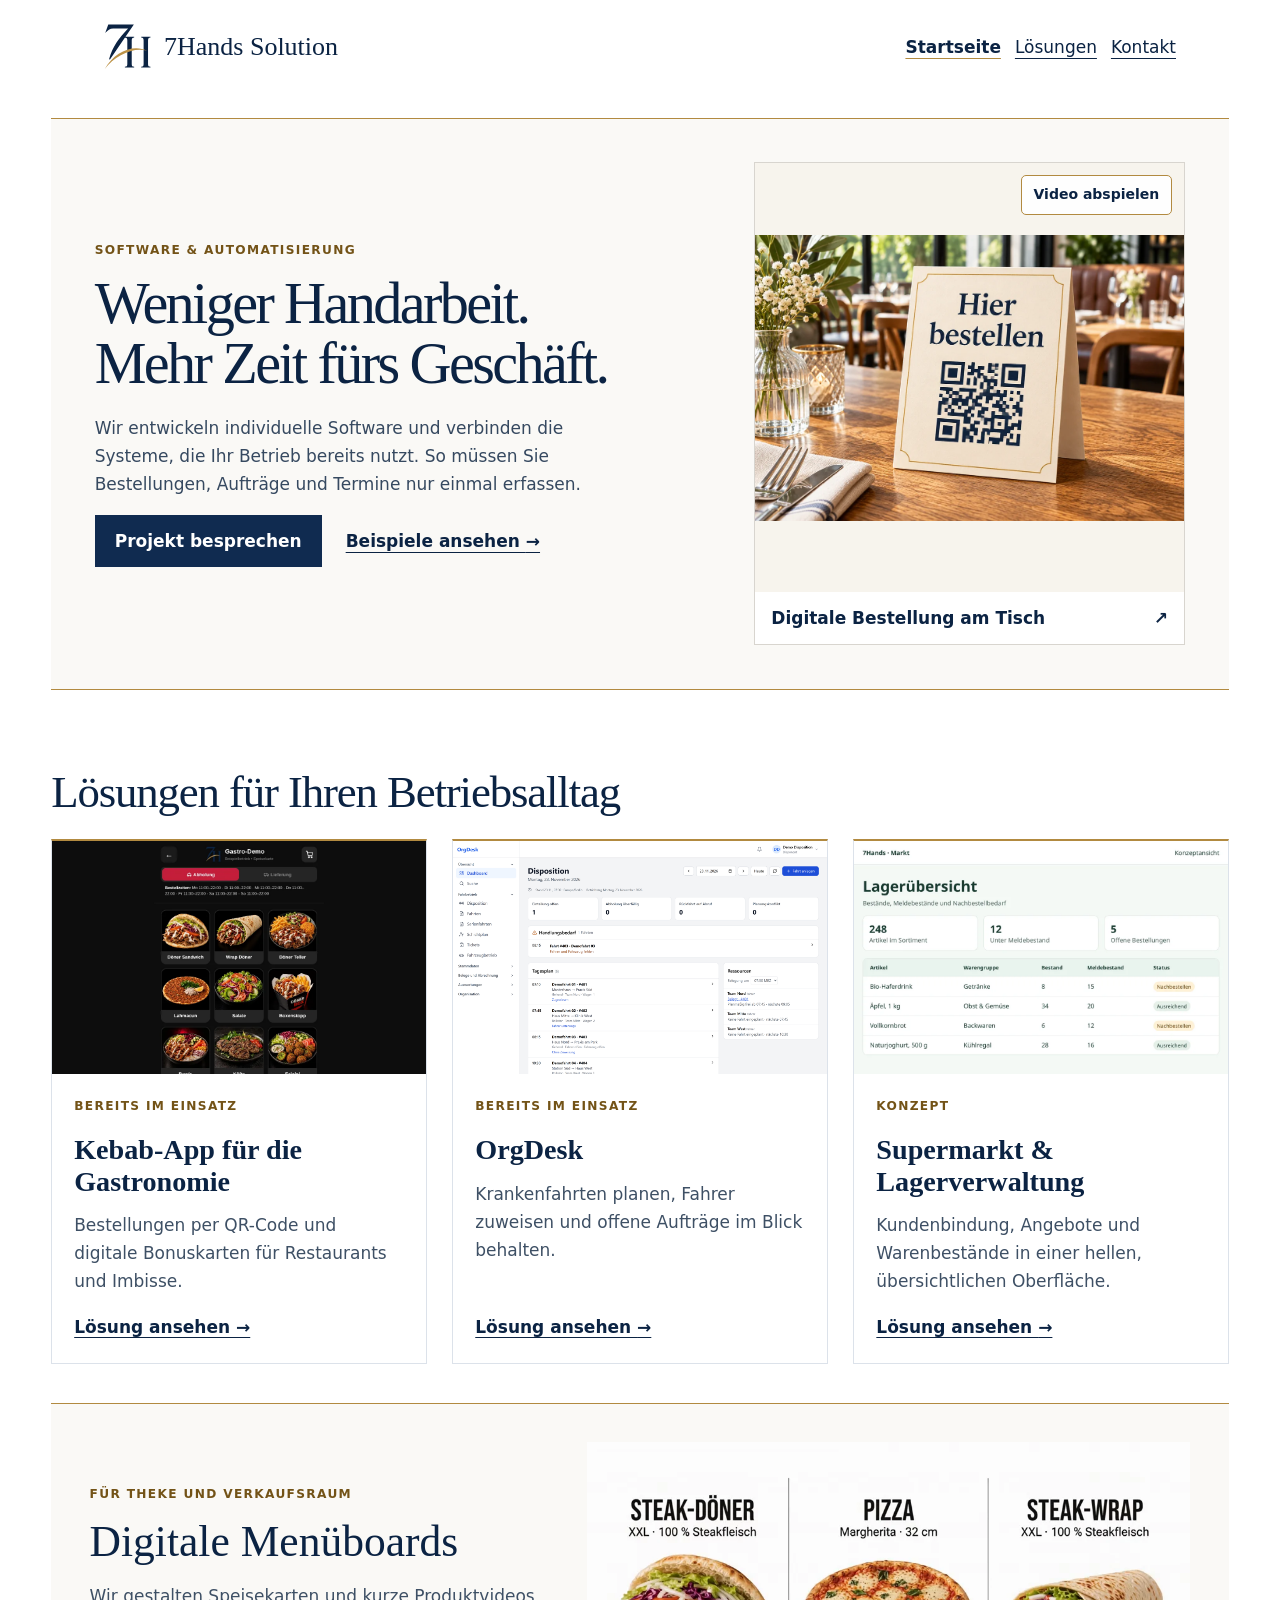
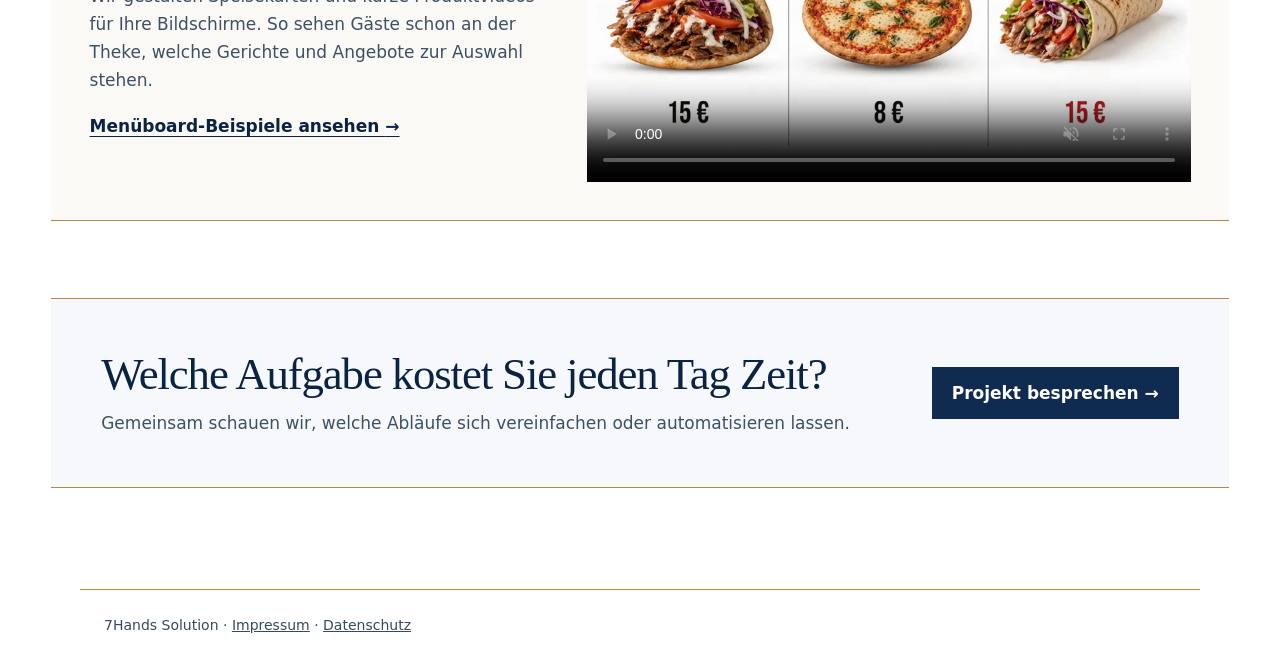
<file: index.html>
<!doctype html>
<html lang="de">
<head>
  <meta charset="utf-8">
  <meta name="viewport" content="width=device-width, initial-scale=1">
  <link rel="canonical" href="https://7hands-solution.de/">
  <meta name="google-site-verification" content="eIoNfWEXd8Z6zwdIZeGX4t8XFkBQ_lACdQh4-v1Pmlg">
  <meta name="theme-color" content="#ffffff">
  <meta name="description" content="7Hands Solution entwickelt Software für betriebliche Abläufe. Entdecken Sie QR-Bestellungen, digitale Menüboards, Krankenfahrtendisposition und Lagerverwaltung.">
  <title>Individuelle Software und Automatisierung | 7Hands Solution</title>
  <link rel="stylesheet" href="/site.css?v=tisch9-video">
  <link rel="stylesheet" href="/home.css?v=menueboards">
  <script src="/demos.js" defer></script>
</head>
<body>
<header>
  <a class="logo" href="/"><img src="/monogram.svg" alt="">7Hands Solution</a>
  <nav aria-label="Hauptnavigation"><a href="/" aria-current="page">Startseite</a><a href="/loesungen.html">Lösungen</a><a href="/kontakt.html">Kontakt</a></nav>
</header>
<main class="showcase">
<section class="home-hero" aria-labelledby="home-title">
    <div class="home-intro">
      <p class="kicker">Software &amp; Automatisierung</p>
      <h1 id="home-title">Weniger Handarbeit.<br>Mehr Zeit fürs Geschäft.</h1>
      <p>Wir entwickeln individuelle Software und verbinden die Systeme, die Ihr Betrieb bereits nutzt. So müssen Sie Bestellungen, Aufträge und Termine nur einmal erfassen.</p>
      <div class="actions"><a class="button" href="/kontakt.html">Projekt besprechen</a><a class="home-secondary" href="/automatisierung.html#beispiele">Beispiele ansehen <span aria-hidden="true">→</span></a></div>
    </div>
  <div class="hero-image hero-video">
    <video id="bestellvideo" data-demo="gastronomie" muted loop playsinline preload="metadata" poster="/bilder/qr-tisch.webp" width="1080" height="1080" aria-label="Beispiel: QR-Code scannen, ein Gericht für Tisch 9 auswählen und Bestellung 104 an der Theke empfangen.">
      <source src="/videos/digital-bestellen-tisch9.mp4" type="video/mp4">
      <a href="/videos/digital-bestellen-tisch9.mp4">Video zur digitalen Bestellung ansehen</a>
    </video>
    <button class="video-toggle" type="button" data-demo-toggle aria-controls="bestellvideo" hidden>Video pausieren</button>
    <a class="video-link" data-demo-link="gastronomie" href="/gastronomie.html">Digitale Bestellung am Tisch <span aria-hidden="true">↗</span></a>
  </div>
</section>
<section class="home-products"><h2>Lösungen für Ihren Betriebsalltag</h2><div class="product-grid"><article class="product"><a href="/gastronomie.html"><img src="/bilder/gastro-bestellen.webp" alt="Digitale Speisekarte für Gastronomie" loading="lazy" decoding="async"><div><small class="kicker">Bereits im Einsatz</small><h3>Kebab-App für die Gastronomie</h3><p>Bestellungen per QR-Code und digitale Bonuskarten für Restaurants und Imbisse.</p><span class="product-link">Lösung ansehen <span aria-hidden="true">→</span></span></div></a></article><article class="product"><a href="/disposition.html"><img src="/bilder/orgdesk-vorschau.webp" alt="Vorschau der Dispositionssoftware OrgDesk" loading="lazy" decoding="async"><div><small class="kicker">Bereits im Einsatz</small><h3>OrgDesk</h3><p>Krankenfahrten planen, Fahrer zuweisen und offene Aufträge im Blick behalten.</p><span class="product-link">Lösung ansehen <span aria-hidden="true">→</span></span></div></a></article><article class="product"><a href="/supermarkt.html"><img src="/bilder/markt-lager.webp" alt="Entwurf einer Lagerübersicht für den Einzelhandel" loading="lazy" decoding="async"><div><small class="kicker">Konzept</small><h3>Supermarkt & Lagerverwaltung</h3><p>Kundenbindung, Angebote und Warenbestände in einer hellen, übersichtlichen Oberfläche.</p><span class="product-link">Lösung ansehen <span aria-hidden="true">→</span></span></div></a></article></div>
  <article class="board-feature" id="menueboards">
    <div class="board-feature-copy">
      <p class="kicker">Für Theke und Verkaufsraum</p>
      <h3>Digitale Menüboards</h3>
      <p>Wir gestalten Speisekarten und kurze Produktvideos für Ihre Bildschirme. So sehen Gäste schon an der Theke, welche Gerichte und Angebote zur Auswahl stehen.</p>
      <a class="product-link" href="/menueboards.html">Menüboard-Beispiele ansehen <span aria-hidden="true">→</span></a>
    </div>
    <video controls muted loop playsinline preload="metadata" width="960" height="540" data-demo="menueboards-start" id="menueboards-start" poster="/bilder/menueboards-start.webp" aria-label="Beispielvideo für ein digitales Menüboard">
      <source src="/videos/menueboards-start.mp4" type="video/mp4">
      <a href="/videos/menueboards-start.mp4">Menüboard-Video öffnen</a>
    </video>
  </article>
</section>
<section class="end-panel"><div><h2>Welche Aufgabe kostet Sie jeden Tag Zeit?</h2><p>Gemeinsam schauen wir, welche Abläufe sich vereinfachen oder automatisieren lassen.</p></div><a class="button" href="/kontakt.html">Projekt besprechen <span aria-hidden="true">→</span></a></section></main>
<footer>7Hands Solution · <a href="/impressum.html">Impressum</a> · <a href="/datenschutz.html">Datenschutz</a></footer>
</body>
</html>
</file>
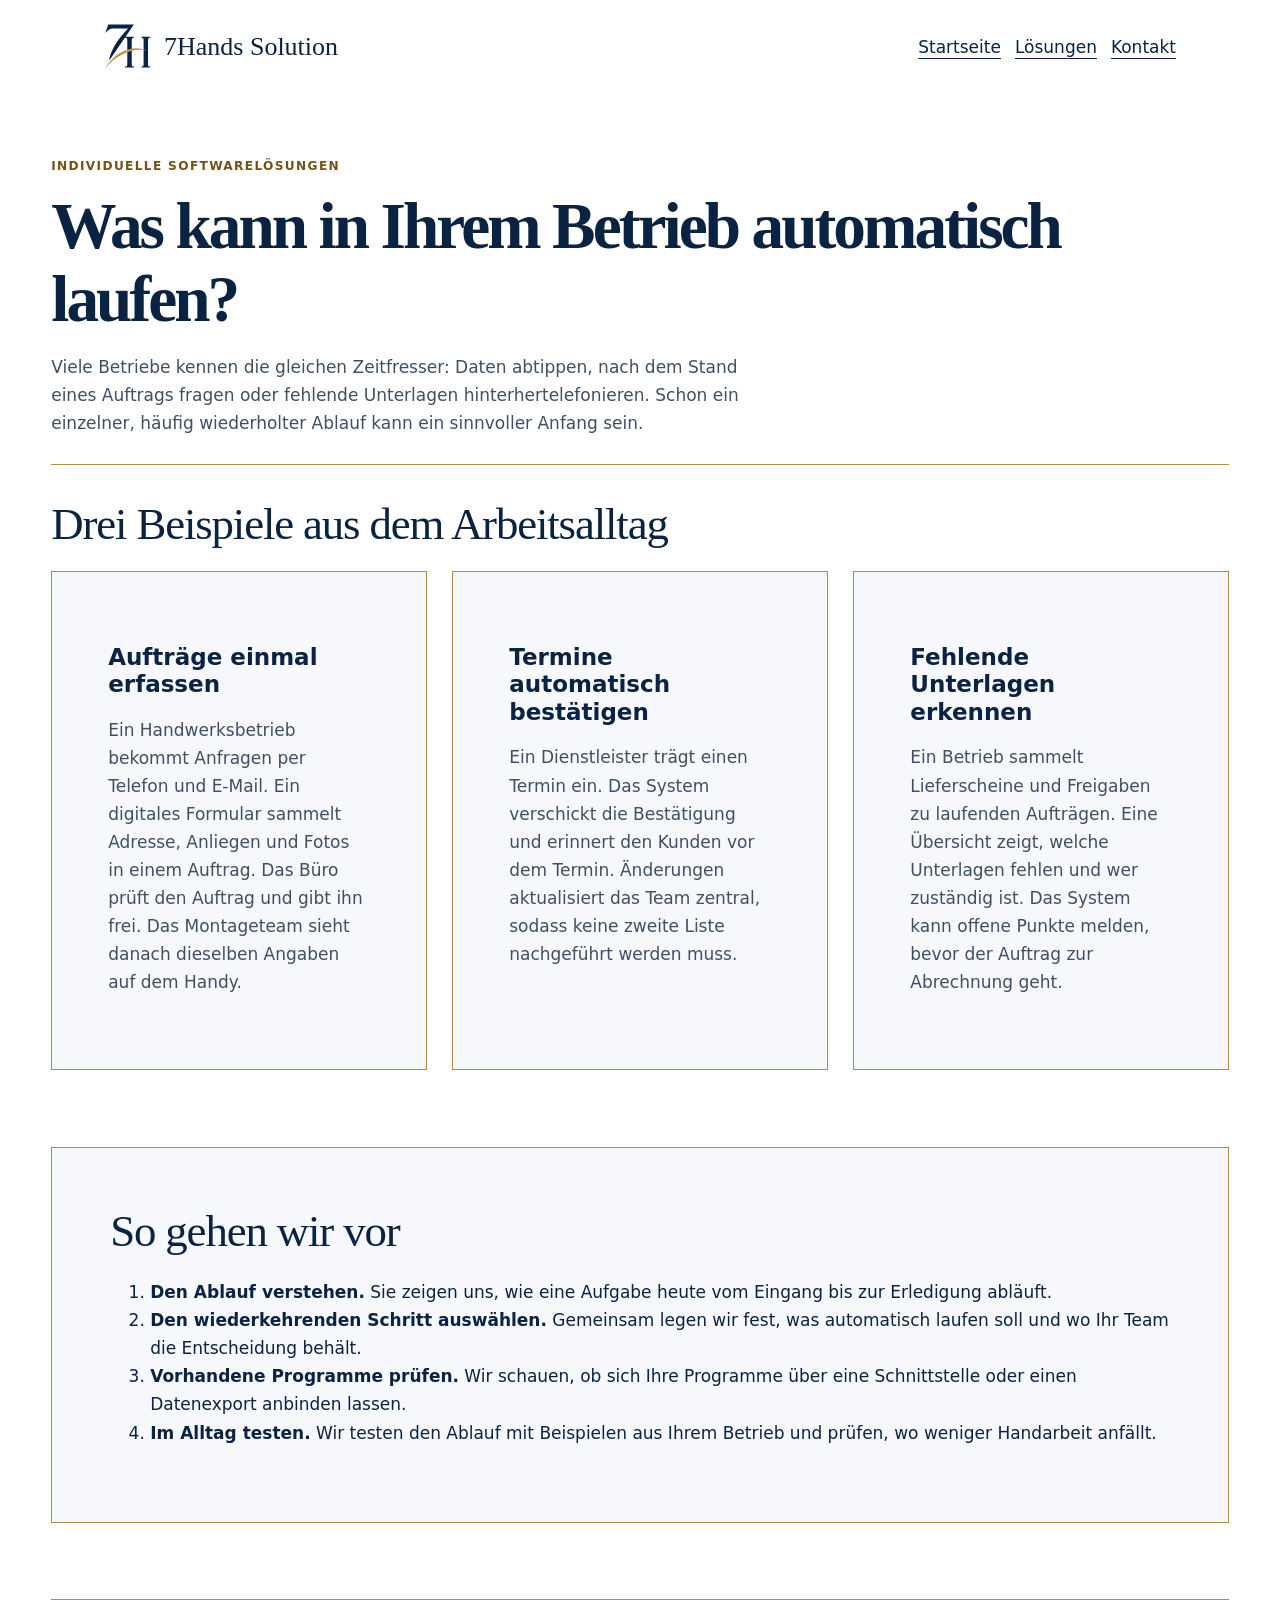
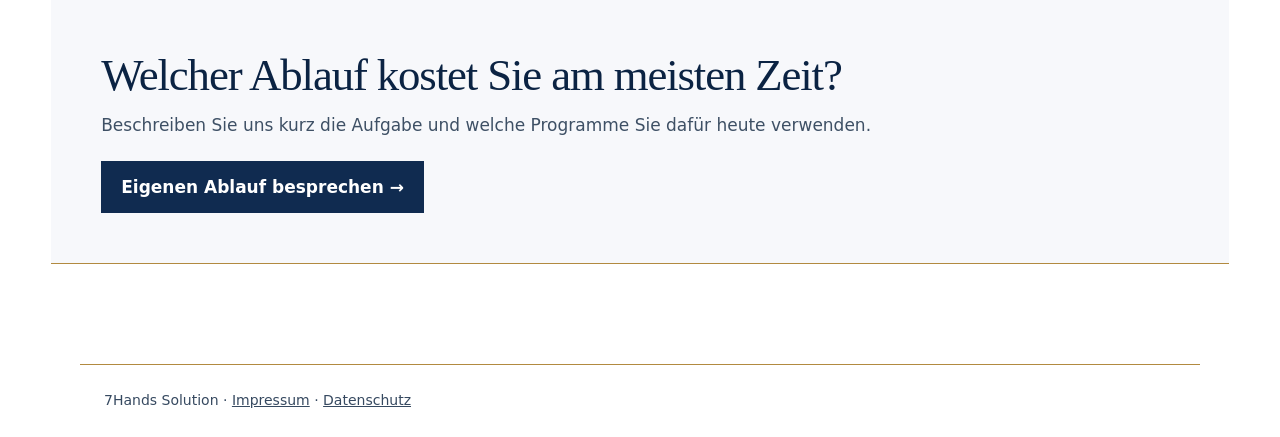
<file: automatisierung.html>
<!doctype html>
<html lang="de">
<head>
  <meta charset="utf-8">
  <meta name="viewport" content="width=device-width, initial-scale=1">
  <link rel="canonical" href="https://7hands-solution.de/automatisierung.html">
  <meta name="theme-color" content="#ffffff">
  <meta name="description" content="Aufträge einmal erfassen, Termine bestätigen und fehlende Unterlagen erkennen. Drei Beispiele zeigen, wie sich wiederkehrende Aufgaben automatisieren lassen.">
  <title>Individuelle Softwarelösungen für Geschäftsprozesse | 7Hands Solution</title>
  <link rel="stylesheet" href="/site.css">
</head>
<body>
<header>
  <a class="logo" href="/"><img src="/monogram.svg" alt="">7Hands Solution</a>
  <nav aria-label="Hauptnavigation"><a href="/">Startseite</a><a href="/loesungen.html">Lösungen</a><a href="/kontakt.html">Kontakt</a></nav>
</header>
<main class="showcase">

  <div class="page-intro">
    <p class="kicker">Individuelle Softwarelösungen</p>
    <h1>Was kann in Ihrem Betrieb automatisch laufen?</h1>
    <p>Viele Betriebe kennen die gleichen Zeitfresser: Daten abtippen, nach dem Stand eines Auftrags fragen oder fehlende Unterlagen hinterhertelefonieren. Schon ein einzelner, häufig wiederholter Ablauf kann ein sinnvoller Anfang sein.</p>
  </div>
  <section aria-labelledby="beispiele">
    <h2 id="beispiele">Drei Beispiele aus dem Arbeitsalltag</h2>
    <div class="product-grid">
      <article class="contact">
        <h3>Aufträge einmal erfassen</h3>
        <p>Ein Handwerksbetrieb bekommt Anfragen per Telefon und E-Mail. Ein digitales Formular sammelt Adresse, Anliegen und Fotos in einem Auftrag. Das Büro prüft den Auftrag und gibt ihn frei. Das Montageteam sieht danach dieselben Angaben auf dem Handy.</p>
      </article>
      <article class="contact">
        <h3>Termine automatisch bestätigen</h3>
        <p>Ein Dienstleister trägt einen Termin ein. Das System verschickt die Bestätigung und erinnert den Kunden vor dem Termin. Änderungen aktualisiert das Team zentral, sodass keine zweite Liste nachgeführt werden muss.</p>
      </article>
      <article class="contact">
        <h3>Fehlende Unterlagen erkennen</h3>
        <p>Ein Betrieb sammelt Lieferscheine und Freigaben zu laufenden Aufträgen. Eine Übersicht zeigt, welche Unterlagen fehlen und wer zuständig ist. Das System kann offene Punkte melden, bevor der Auftrag zur Abrechnung geht.</p>
      </article>
    </div>
  </section>
  <section class="custom" aria-labelledby="vorgehen">
    <h2 id="vorgehen">So gehen wir vor</h2>
    <ol>
      <li><strong>Den Ablauf verstehen.</strong> Sie zeigen uns, wie eine Aufgabe heute vom Eingang bis zur Erledigung abläuft.</li>
      <li><strong>Den wiederkehrenden Schritt auswählen.</strong> Gemeinsam legen wir fest, was automatisch laufen soll und wo Ihr Team die Entscheidung behält.</li>
      <li><strong>Vorhandene Programme prüfen.</strong> Wir schauen, ob sich Ihre Programme über eine Schnittstelle oder einen Datenexport anbinden lassen.</li>
      <li><strong>Im Alltag testen.</strong> Wir testen den Ablauf mit Beispielen aus Ihrem Betrieb und prüfen, wo weniger Handarbeit anfällt.</li>
    </ol>
  </section>
  <section class="end-panel">
    <div><h2>Welcher Ablauf kostet Sie am meisten Zeit?</h2><p>Beschreiben Sie uns kurz die Aufgabe und welche Programme Sie dafür heute verwenden.</p></div>
    <a class="button" href="/kontakt.html">Eigenen Ablauf besprechen →</a>
  </section>
</main>
<footer>7Hands Solution · <a href="/impressum.html">Impressum</a> · <a href="/datenschutz.html">Datenschutz</a></footer>
</body>
</html>
</file>
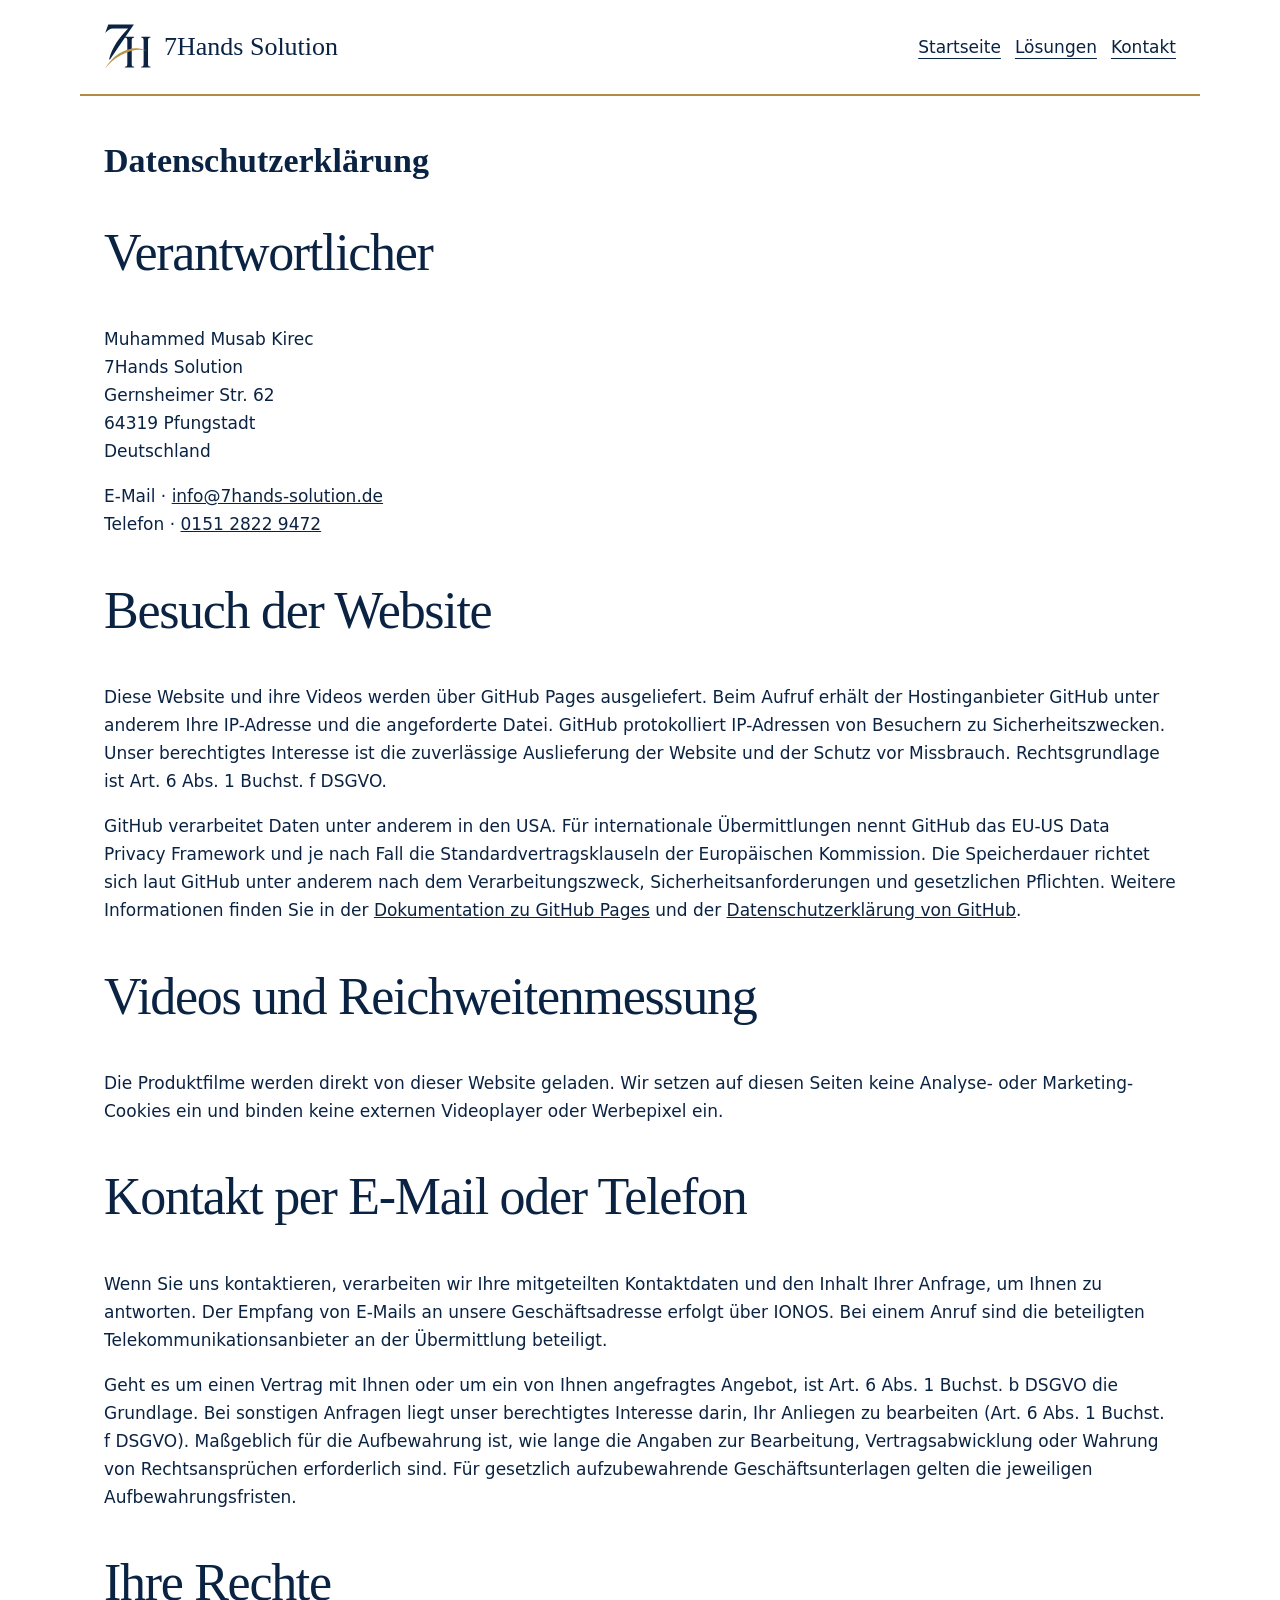
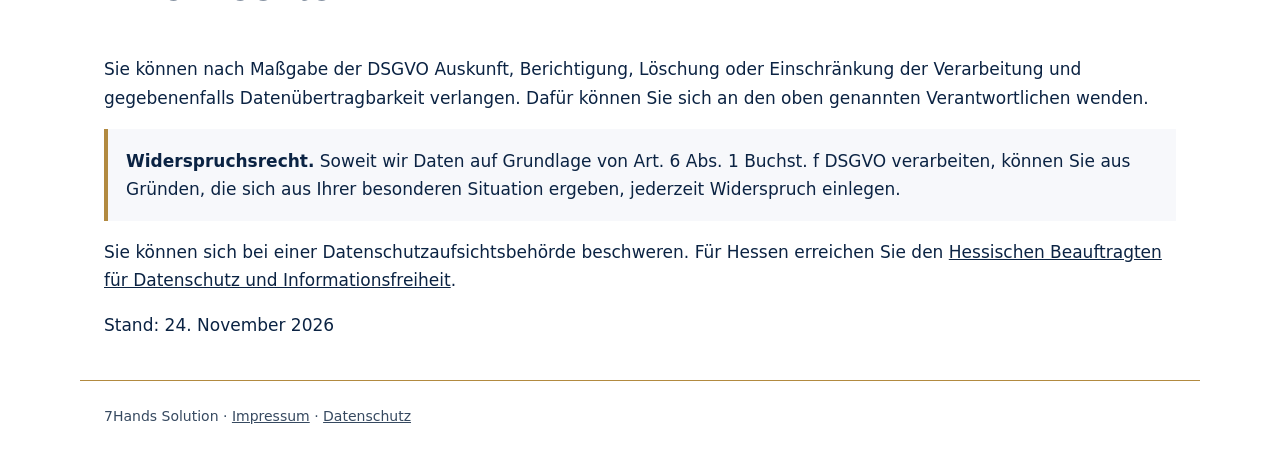
<file: datenschutz.html>
<!doctype html>
<html lang="de">
<head>
  <meta charset="utf-8">
  <meta name="viewport" content="width=device-width, initial-scale=1">
  <meta name="robots" content="noindex">
  <title>Datenschutzerklärung | 7Hands Solution</title>
  <link rel="stylesheet" href="/site.css">
</head>
<body>
<header>
  <a class="logo" href="/"><img src="/monogram.svg" alt="">7Hands Solution</a>
  <nav aria-label="Hauptnavigation"><a href="/">Startseite</a><a href="/loesungen.html">Lösungen</a><a href="/kontakt.html">Kontakt</a></nav>
</header>
<main class="legal">
  <h1>Datenschutzerklärung</h1>
  <h2>Verantwortlicher</h2>
  <p>Muhammed Musab Kirec<br>
    7Hands Solution<br>
    Gernsheimer Str. 62<br>
    64319 Pfungstadt<br>
    Deutschland</p>
  <p>E-Mail · <a href="mailto:info@7hands-solution.de">info@7hands-solution.de</a><br>
    Telefon · <a href="tel:+4915128229472">0151 2822 9472</a></p>
  <h2>Besuch der Website</h2>
  <p>Diese Website und ihre Videos werden über GitHub Pages ausgeliefert. Beim Aufruf erhält der Hostinganbieter GitHub unter anderem Ihre IP-Adresse und die angeforderte Datei. GitHub protokolliert IP-Adressen von Besuchern zu Sicherheitszwecken. Unser berechtigtes Interesse ist die zuverlässige Auslieferung der Website und der Schutz vor Missbrauch. Rechtsgrundlage ist Art. 6 Abs. 1 Buchst. f DSGVO.</p>
  <p>GitHub verarbeitet Daten unter anderem in den USA. Für internationale Übermittlungen nennt GitHub das EU-US Data Privacy Framework und je nach Fall die Standardvertragsklauseln der Europäischen Kommission. Die Speicherdauer richtet sich laut GitHub unter anderem nach dem Verarbeitungszweck, Sicherheitsanforderungen und gesetzlichen Pflichten. Weitere Informationen finden Sie in der <a href="https://docs.github.com/de/pages/getting-started-with-github-pages/what-is-github-pages">Dokumentation zu GitHub Pages</a> und der <a href="https://docs.github.com/de/site-policy/privacy-policies/github-general-privacy-statement">Datenschutzerklärung von GitHub</a>.</p>
  <h2>Videos und Reichweitenmessung</h2>
  <p>Die Produktfilme werden direkt von dieser Website geladen. Wir setzen auf diesen Seiten keine Analyse- oder Marketing-Cookies ein und binden keine externen Videoplayer oder Werbepixel ein.</p>
  <h2>Kontakt per E-Mail oder Telefon</h2>
  <p>Wenn Sie uns kontaktieren, verarbeiten wir Ihre mitgeteilten Kontaktdaten und den Inhalt Ihrer Anfrage, um Ihnen zu antworten. Der Empfang von E-Mails an unsere Geschäftsadresse erfolgt über IONOS. Bei einem Anruf sind die beteiligten Telekommunikationsanbieter an der Übermittlung beteiligt.</p>
  <p>Geht es um einen Vertrag mit Ihnen oder um ein von Ihnen angefragtes Angebot, ist Art. 6 Abs. 1 Buchst. b DSGVO die Grundlage. Bei sonstigen Anfragen liegt unser berechtigtes Interesse darin, Ihr Anliegen zu bearbeiten (Art. 6 Abs. 1 Buchst. f DSGVO). Maßgeblich für die Aufbewahrung ist, wie lange die Angaben zur Bearbeitung, Vertragsabwicklung oder Wahrung von Rechtsansprüchen erforderlich sind. Für gesetzlich aufzubewahrende Geschäftsunterlagen gelten die jeweiligen Aufbewahrungsfristen.</p>
  <h2>Ihre Rechte</h2>
  <p>Sie können nach Maßgabe der DSGVO Auskunft, Berichtigung, Löschung oder Einschränkung der Verarbeitung und gegebenenfalls Datenübertragbarkeit verlangen. Dafür können Sie sich an den oben genannten Verantwortlichen wenden.</p>
  <p class="note"><strong>Widerspruchsrecht.</strong> Soweit wir Daten auf Grundlage von Art. 6 Abs. 1 Buchst. f DSGVO verarbeiten, können Sie aus Gründen, die sich aus Ihrer besonderen Situation ergeben, jederzeit Widerspruch einlegen.</p>
  <p>Sie können sich bei einer Datenschutzaufsichtsbehörde beschweren. Für Hessen erreichen Sie den <a href="https://datenschutz.hessen.de/service/beschwerde-uebermitteln">Hessischen Beauftragten für Datenschutz und Informationsfreiheit</a>.</p>
  <p>Stand: 24. November 2026</p>
</main>
<footer>7Hands Solution · <a href="/impressum.html">Impressum</a> · <a href="/datenschutz.html">Datenschutz</a></footer>
</body>
</html>
</file>
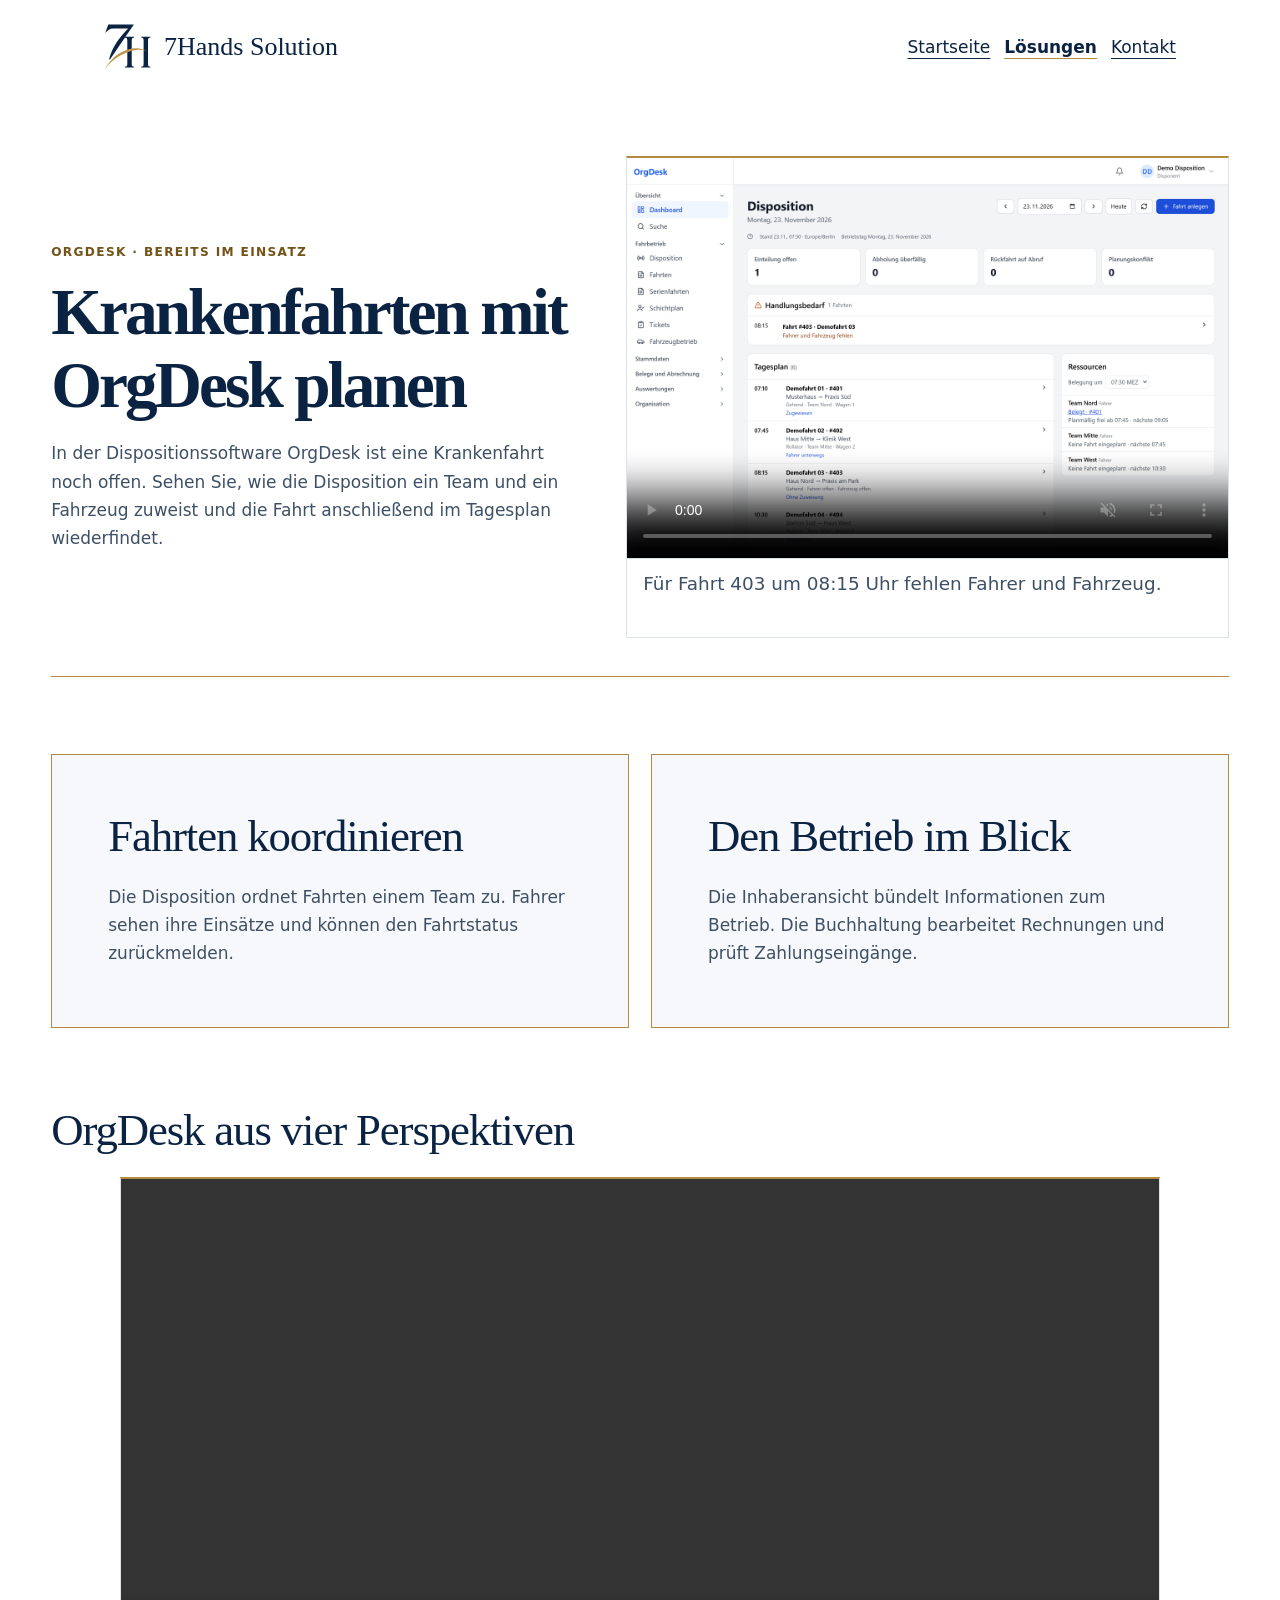
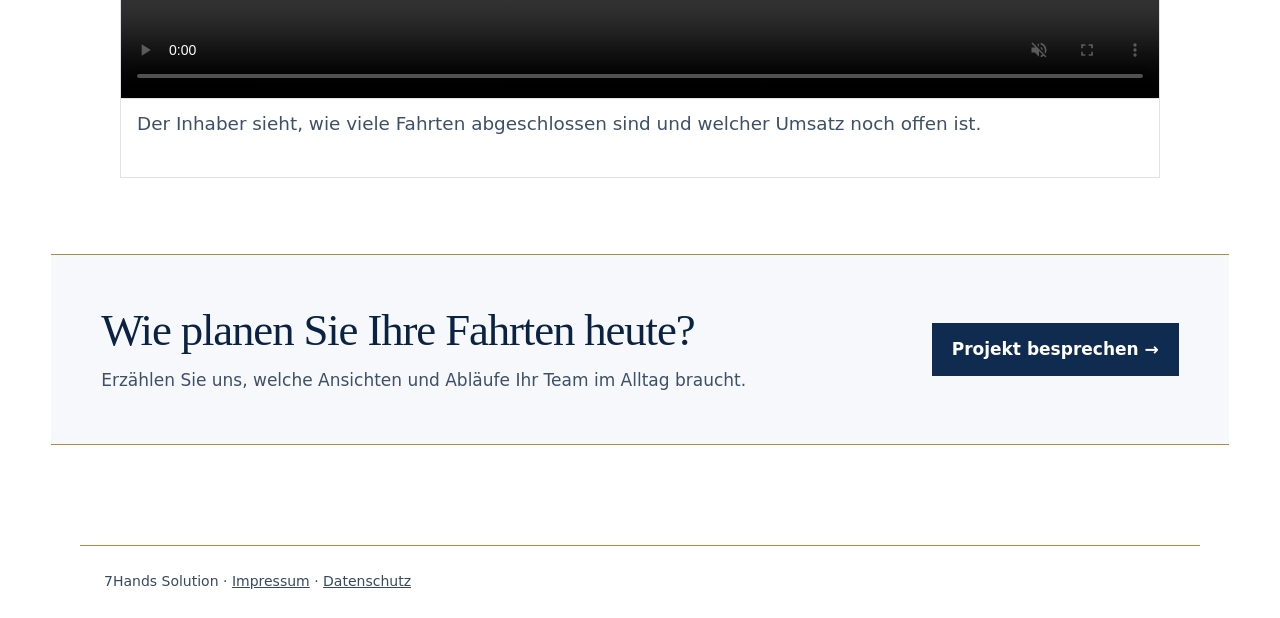
<file: disposition.html>
<!doctype html>
<html lang="de">
<head>
  <meta charset="utf-8">
  <meta name="viewport" content="width=device-width, initial-scale=1">
  <link rel="canonical" href="https://7hands-solution.de/disposition.html">
  <meta name="theme-color" content="#ffffff">
  <meta name="description" content="Mit OrgDesk planen Fahrdienste Krankenfahrten, weisen Fahrer und Fahrzeuge zu und verfolgen den Fahrtstatus. Zwei Videos zeigen die Software im Betriebsalltag.">
  <title>OrgDesk – Dispositionssoftware für Krankenfahrten | 7Hands Solution</title>
  <link rel="stylesheet" href="/site.css">
  <link rel="stylesheet" href="/demo.css?v=rollenfilme">
  <script src="/demos.js?v=rollenfilme" defer></script>
</head>
<body>
<header>
  <a class="logo" href="/"><img src="/monogram.svg" alt="">7Hands Solution</a>
  <nav aria-label="Hauptnavigation"><a href="/">Startseite</a><a href="/loesungen.html" aria-current="page">Lösungen</a><a href="/kontakt.html">Kontakt</a></nav>
</header>
<main class="showcase">
  <section class="demo-intro" aria-labelledby="loesung-titel">
    <div class="demo-intro-copy">
      <p class="kicker">OrgDesk · Bereits im Einsatz</p>
      <h1 id="loesung-titel">Krankenfahrten mit OrgDesk planen</h1>
      <p>In der Dispositionssoftware OrgDesk ist eine Krankenfahrt noch offen. Sehen Sie, wie die Disposition ein Team und ein Fahrzeug zuweist und die Fahrt anschließend im Tagesplan wiederfindet.</p>
    </div>
    <figure class="demo-stage">
      <video id="demo-disposition" data-demo="disposition" controls muted loop playsinline preload="metadata"
             width="960" height="540" poster="/bilder/orgdesk-vorschau.webp"
             aria-label="Videorundgang: Krankenfahrten mit OrgDesk planen">
        <source src="/videos/disposition.mp4?v=orgdesk" type="video/mp4">
        <track kind="captions" srclang="de" label="Deutsch" src="/videos/disposition.vtt" default>
        <a href="/videos/disposition.mp4?v=orgdesk">Videorundgang öffnen</a>
      </video>
      <figcaption>
        <p data-demo-caption>Für Fahrt 403 um 08:15 Uhr fehlen Fahrer und Fahrzeug.</p>
      </figcaption>
    </figure>
  </section>
  <section class="screens" aria-label="Arbeiten mit OrgDesk">
    <article class="contact">
      <h2>Fahrten koordinieren</h2>
      <p>Die Disposition ordnet Fahrten einem Team zu. Fahrer sehen ihre Einsätze und können den Fahrtstatus zurückmelden.</p>
    </article>
    <article class="contact">
      <h2>Den Betrieb im Blick</h2>
      <p>Die Inhaberansicht bündelt Informationen zum Betrieb. Die Buchhaltung bearbeitet Rechnungen und prüft Zahlungseingänge.</p>
    </article>
  </section>
  <section class="app-tour" aria-labelledby="rundgang-titel" id="app-rundgang">
    <h2 id="rundgang-titel">OrgDesk aus vier Perspektiven</h2>
    <figure class="demo-stage">
      <video id="orgdesk-rollen-film" data-demo="orgdesk-rollen" controls muted loop playsinline preload="metadata"
             width="960" height="540" aria-labelledby="rundgang-titel">
        <source src="/videos/orgdesk-rollen.mp4" type="video/mp4">
        <track kind="captions" srclang="de" label="Deutsch" src="/videos/orgdesk-rollen.vtt" default>
        <a href="/videos/orgdesk-rollen.mp4">App-Rundgang öffnen</a>
      </video>
      <figcaption><p data-demo-caption>Der Inhaber sieht, wie viele Fahrten abgeschlossen sind und welcher Umsatz noch offen ist.</p></figcaption>
    </figure>
  </section>
  <section class="end-panel"><div><h2>Wie planen Sie Ihre Fahrten heute?</h2><p>Erzählen Sie uns, welche Ansichten und Abläufe Ihr Team im Alltag braucht.</p></div><a class="button" href="/kontakt.html">Projekt besprechen <span aria-hidden="true">→</span></a></section></main>
<footer>7Hands Solution · <a href="/impressum.html">Impressum</a> · <a href="/datenschutz.html">Datenschutz</a></footer>
</body>
</html>
</file>
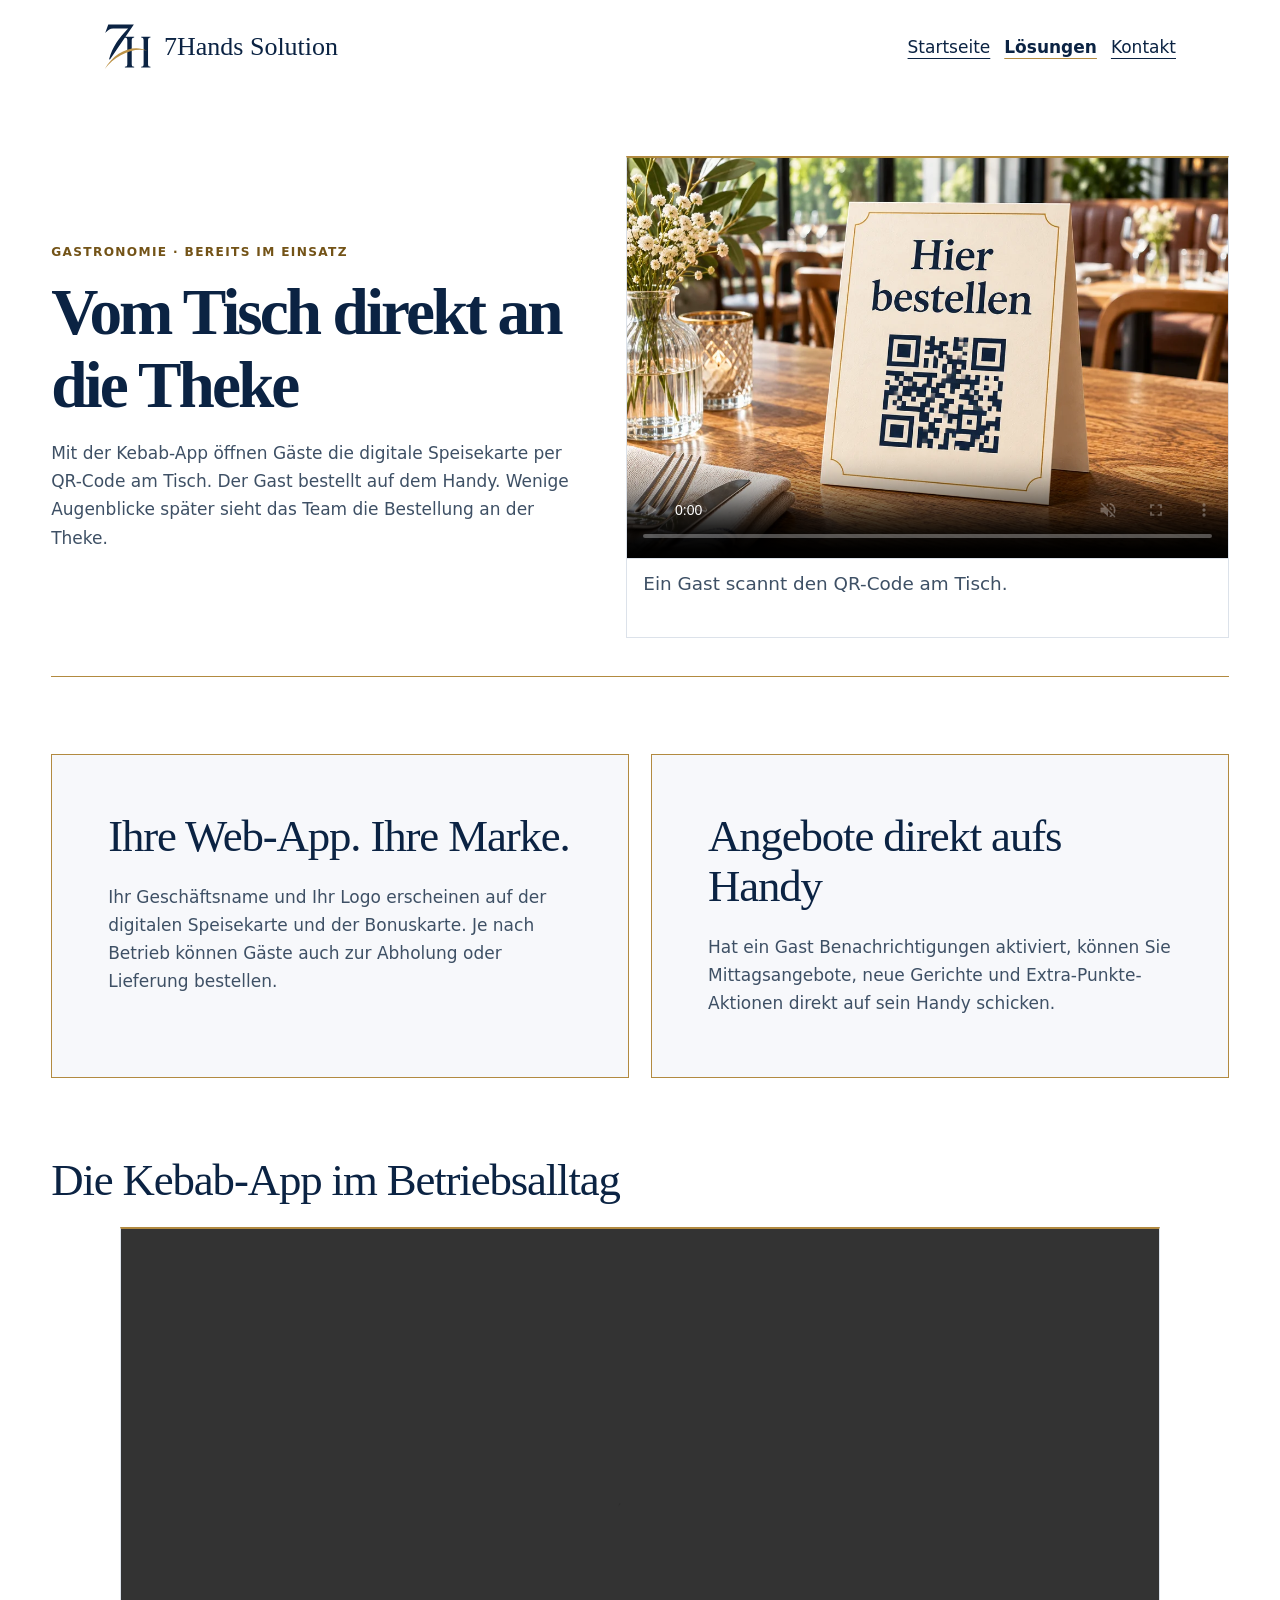
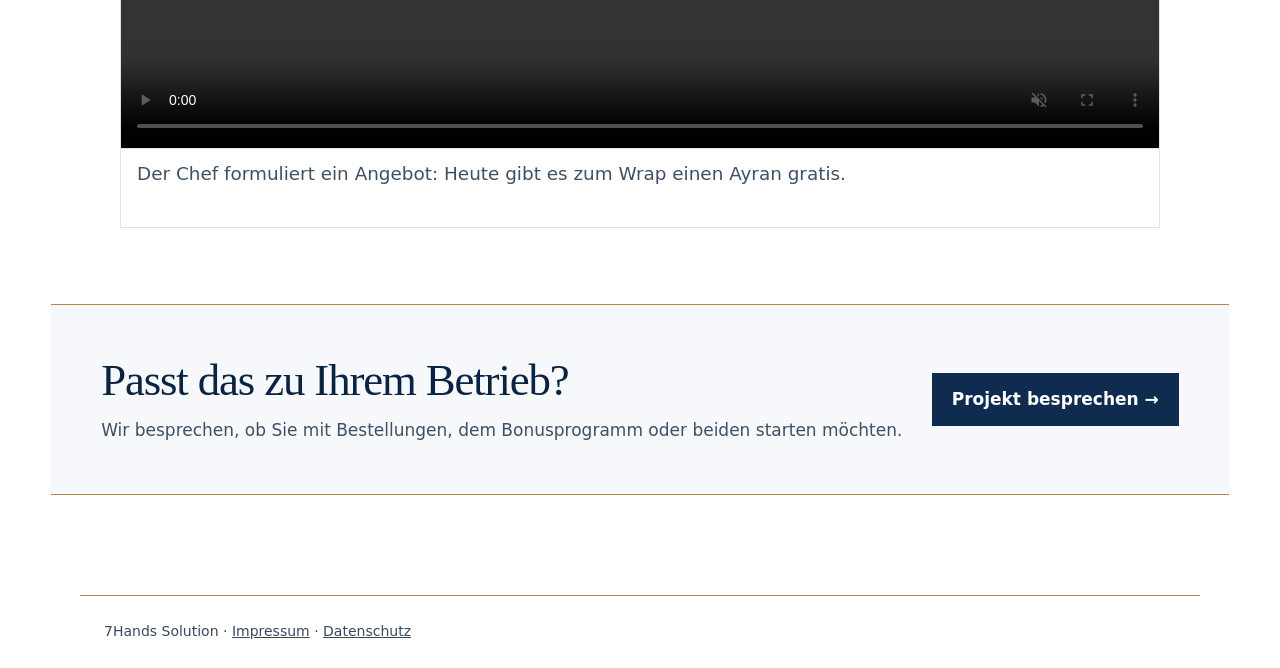
<file: gastronomie.html>
<!doctype html>
<html lang="de">
<head>
  <meta charset="utf-8">
  <meta name="viewport" content="width=device-width, initial-scale=1">
  <link rel="canonical" href="https://7hands-solution.de/gastronomie.html">
  <meta name="theme-color" content="#ffffff">
  <meta name="description" content="Gäste bestellen per QR-Code am Tisch. Sehen Sie, wie Restaurants und Imbisse mit der Kebab-App Bestellungen an der Theke bearbeiten und Bonuspunkte vergeben.">
  <title>Bestell- und Bonus-App für Restaurants und Imbisse | 7Hands Solution</title>
  <link rel="stylesheet" href="/site.css">
  <link rel="stylesheet" href="/demo.css?v=rollenfilme">
  <script src="/demos.js?v=rollenfilme" defer></script>
</head>
<body>
<header>
  <a class="logo" href="/"><img src="/monogram.svg" alt="">7Hands Solution</a>
  <nav aria-label="Hauptnavigation"><a href="/">Startseite</a><a href="/loesungen.html" aria-current="page">Lösungen</a><a href="/kontakt.html">Kontakt</a></nav>
</header>
<main class="showcase">
  <section class="demo-intro" aria-labelledby="loesung-titel">
    <div class="demo-intro-copy">
      <p class="kicker">Gastronomie · Bereits im Einsatz</p>
      <h1 id="loesung-titel">Vom Tisch direkt an die Theke</h1>
      <p>Mit der Kebab-App öffnen Gäste die digitale Speisekarte per QR-Code am Tisch. Der Gast bestellt auf dem Handy. Wenige Augenblicke später sieht das Team die Bestellung an der Theke.</p>
    </div>
    <figure class="demo-stage">
      <video id="demo-gastronomie" data-demo="gastronomie" controls muted loop playsinline preload="metadata"
             width="1080" height="1080" poster="/bilder/qr-tisch.webp"
             aria-label="Hier bestellen: Vom QR-Code am Tisch zur Bestellung an der Theke">
        <source src="/videos/digital-bestellen-tisch9.mp4" type="video/mp4">
        <track kind="captions" srclang="de" label="Deutsch" src="/videos/bestellen-kurz.vtt" default>
        <a href="/videos/digital-bestellen-tisch9.mp4">Videorundgang öffnen</a>
      </video>
      <figcaption>
        <p data-demo-caption>Ein Gast scannt den QR-Code am Tisch.</p>
      </figcaption>
    </figure>
  </section>
  <section class="screens" aria-label="Eigene App und Kundenangebote">
    <article class="contact">
      <h2>Ihre Web-App. Ihre Marke.</h2>
      <p>Ihr Geschäftsname und Ihr Logo erscheinen auf der digitalen Speisekarte und der Bonuskarte. Je nach Betrieb können Gäste auch zur Abholung oder Lieferung bestellen.</p>
    </article>
    <article class="contact">
      <h2>Angebote direkt aufs Handy</h2>
      <p>Hat ein Gast Benachrichtigungen aktiviert, können Sie Mittagsangebote, neue Gerichte und Extra-Punkte-Aktionen direkt auf sein Handy schicken.</p>
    </article>
  </section>
  <section class="app-tour" aria-labelledby="rundgang-titel" id="app-rundgang">
    <h2 id="rundgang-titel">Die Kebab-App im Betriebsalltag</h2>
    <figure class="demo-stage">
      <video id="kebab-app-film" data-demo="kebab-app" controls muted loop playsinline preload="metadata"
             width="960" height="540" aria-labelledby="rundgang-titel">
        <source src="/videos/kebab-app.mp4?v=kartenzahlung" type="video/mp4">
        <track kind="captions" srclang="de" label="Deutsch" src="/videos/kebab-app.vtt?v=kartenzahlung" default>
        <a href="/videos/kebab-app.mp4?v=kartenzahlung">App-Rundgang öffnen</a>
      </video>
      <figcaption><p data-demo-caption>Der Chef formuliert ein Angebot: Heute gibt es zum Wrap einen Ayran gratis.</p></figcaption>
    </figure>
  </section>
  <section class="end-panel"><div><h2>Passt das zu Ihrem Betrieb?</h2><p>Wir besprechen, ob Sie mit Bestellungen, dem Bonusprogramm oder beiden starten möchten.</p></div><a class="button" href="/kontakt.html">Projekt besprechen <span aria-hidden="true">→</span></a></section></main>
<footer>7Hands Solution · <a href="/impressum.html">Impressum</a> · <a href="/datenschutz.html">Datenschutz</a></footer>
</body>
</html>
</file>
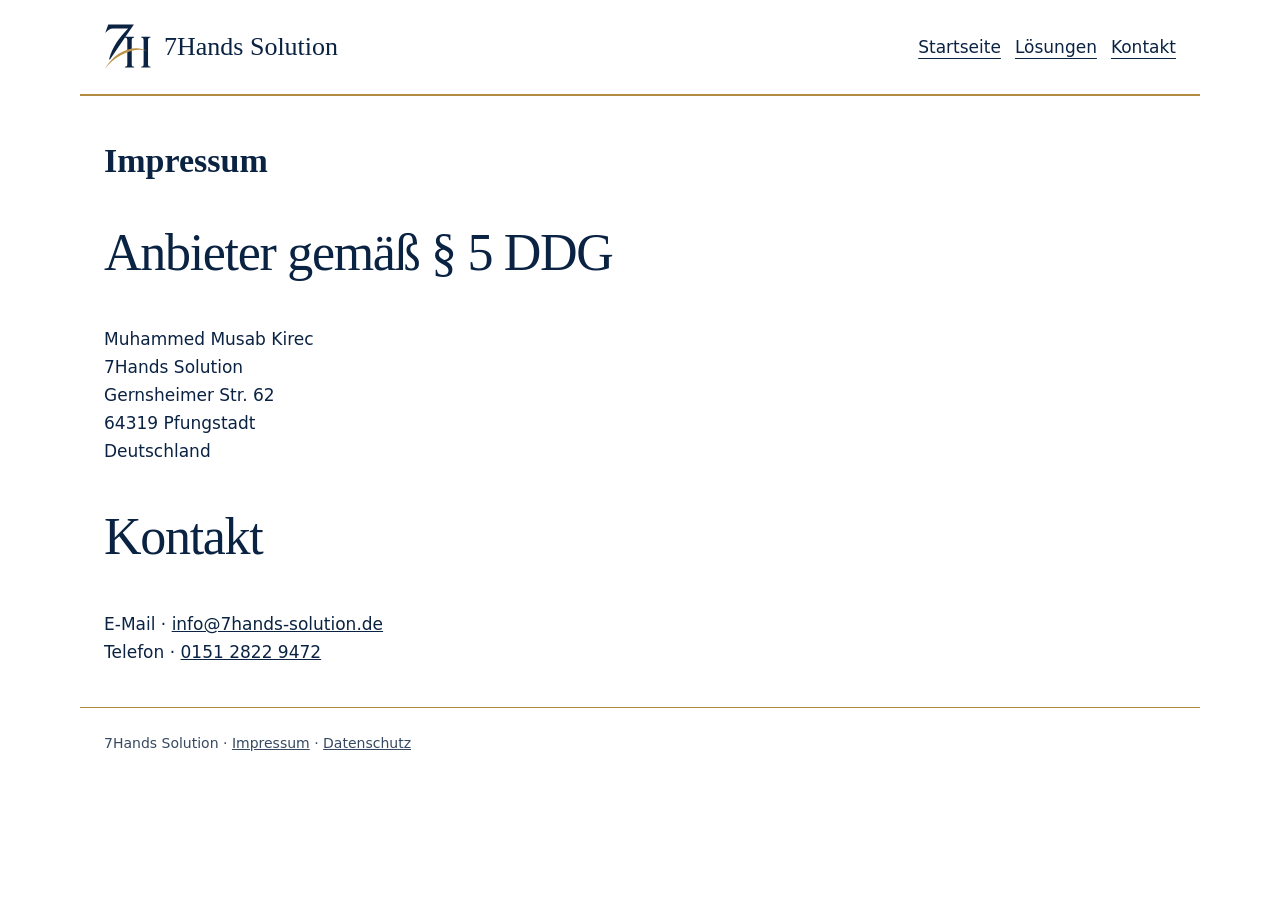
<file: impressum.html>
<!doctype html>
<html lang="de">
<head>
  <meta charset="utf-8">
  <meta name="viewport" content="width=device-width, initial-scale=1">
  <meta name="robots" content="noindex">
  <title>Impressum | 7Hands Solution</title>
  <link rel="stylesheet" href="/site.css">
</head>
<body>
<header>
  <a class="logo" href="/"><img src="/monogram.svg" alt="">7Hands Solution</a>
  <nav aria-label="Hauptnavigation"><a href="/">Startseite</a><a href="/loesungen.html">Lösungen</a><a href="/kontakt.html">Kontakt</a></nav>
</header>
<main class="legal">
  <h1>Impressum</h1>
  <h2>Anbieter gemäß § 5 DDG</h2>
  <p>Muhammed Musab Kirec<br>
    7Hands Solution<br>
    Gernsheimer Str. 62<br>
    64319 Pfungstadt<br>
    Deutschland</p>
  <h2>Kontakt</h2>
  <p>E-Mail · <a href="mailto:info@7hands-solution.de">info@7hands-solution.de</a><br>
    Telefon · <a href="tel:+4915128229472">0151 2822 9472</a></p>
</main>
<footer>7Hands Solution · <a href="/impressum.html">Impressum</a> · <a href="/datenschutz.html">Datenschutz</a></footer>
</body>
</html>
</file>
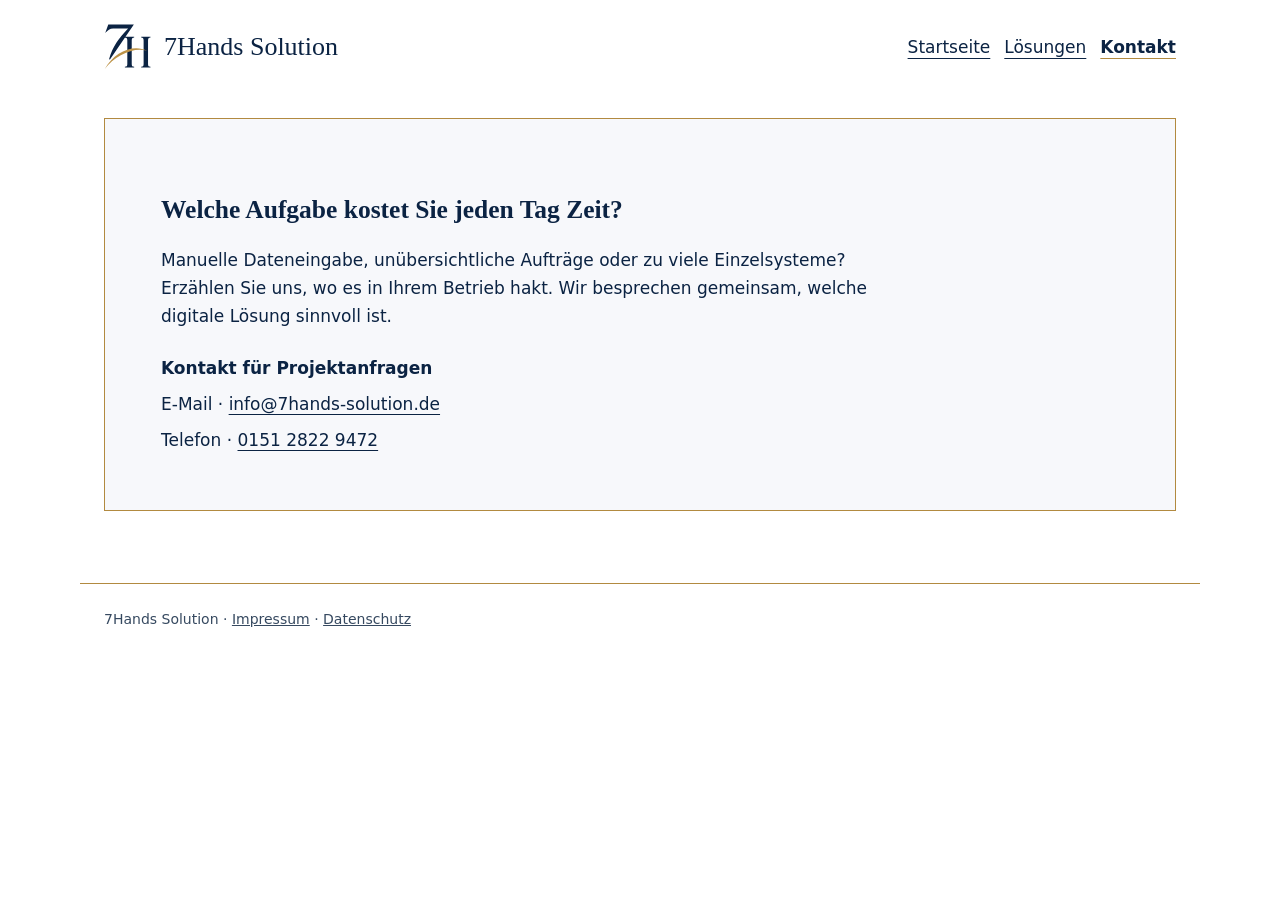
<file: kontakt.html>
<!doctype html>
<html lang="de">
<head>
  <meta charset="utf-8">
  <meta name="viewport" content="width=device-width, initial-scale=1">
  <link rel="canonical" href="https://7hands-solution.de/kontakt.html">
  <meta name="theme-color" content="#ffffff">
  <meta name="description" content="Sie möchten Abläufe in Ihrem Betrieb vereinfachen oder eine Softwarelösung besprechen? Hier erreichen Sie 7Hands Solution per E-Mail und Telefon.">
  <title>Kontakt für Softwareprojekte | 7Hands Solution</title>
  <link rel="stylesheet" href="/site.css">
  <link rel="stylesheet" href="/home.css">
</head>
<body>
<header>
  <a class="logo" href="/"><img src="/monogram.svg" alt="">7Hands Solution</a>
  <nav aria-label="Hauptnavigation"><a href="/">Startseite</a><a href="/loesungen.html">Lösungen</a><a href="/kontakt.html" aria-current="page">Kontakt</a></nav>
</header>
<main>
  <section class="contact" id="kontakt">
    <h1>Welche Aufgabe kostet Sie jeden Tag Zeit?</h1>
    <p>Manuelle Dateneingabe, unübersichtliche Aufträge oder zu viele Einzelsysteme? Erzählen Sie uns, wo es in Ihrem Betrieb hakt. Wir besprechen gemeinsam, welche digitale Lösung sinnvoll ist.</p>
    <div class="contact-options"><strong>Kontakt für Projektanfragen</strong><div>E-Mail · <a href="mailto:info@7hands-solution.de">info@7hands-solution.de</a></div><div>Telefon · <a href="tel:+4915128229472">0151 2822 9472</a></div></div>
  </section>
</main>
<footer>7Hands Solution · <a href="/impressum.html">Impressum</a> · <a href="/datenschutz.html">Datenschutz</a></footer>
</body>
</html>
</file>
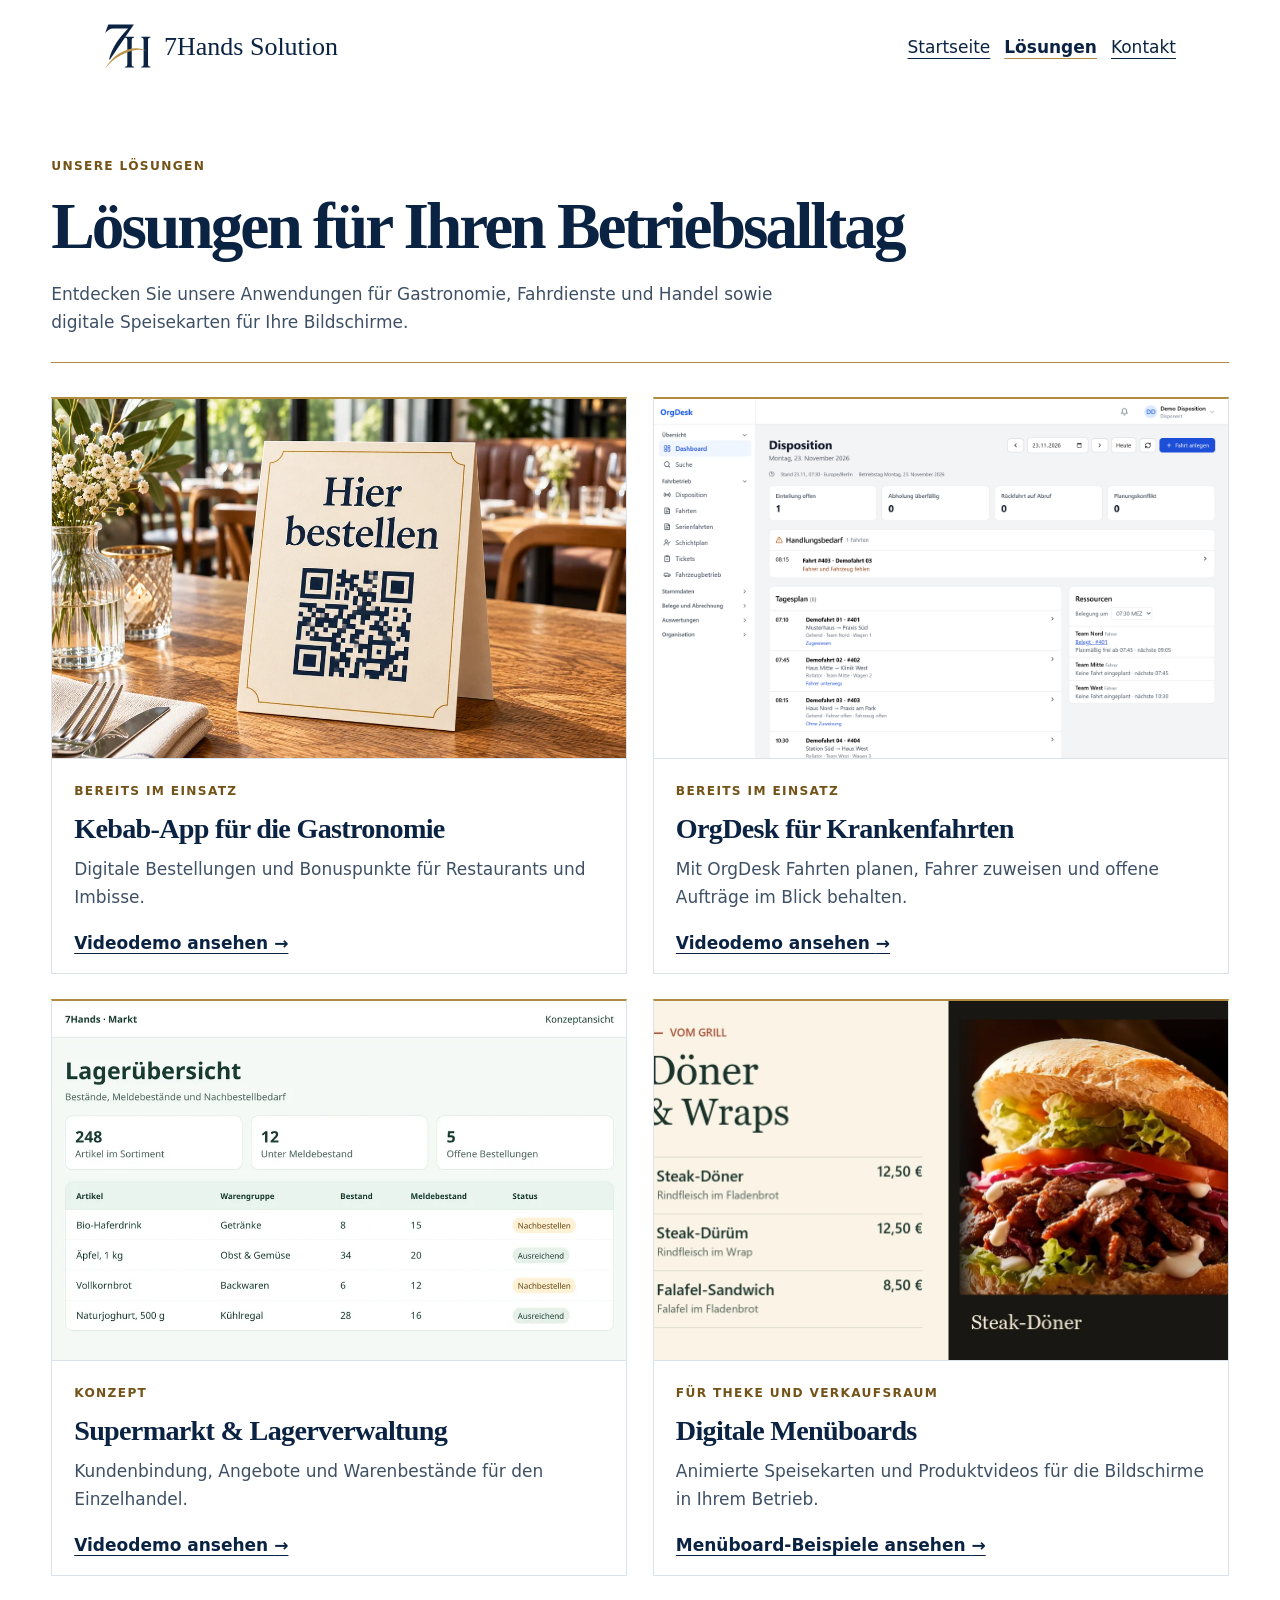
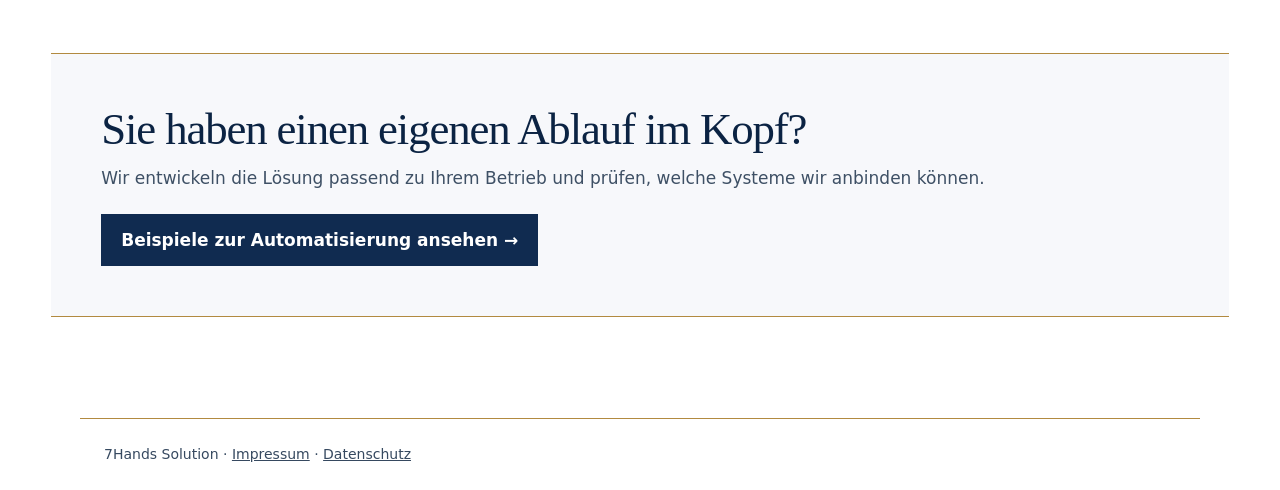
<file: loesungen.html>
<!doctype html>
<html lang="de">
<head>
  <meta charset="utf-8">
  <meta name="viewport" content="width=device-width, initial-scale=1">
  <link rel="canonical" href="https://7hands-solution.de/loesungen.html">
  <meta name="theme-color" content="#ffffff">
  <meta name="description" content="Sehen Sie die Kebab-App, digitale Menüboards, OrgDesk für Krankenfahrten und das Konzept einer Supermarkt-App in kurzen Produktvideos.">
  <title>Softwarelösungen für Gastronomie, Fahrdienste und Handel | 7Hands Solution</title>
  <link rel="stylesheet" href="/site.css">
  <link rel="stylesheet" href="/demo.css?v=menueboards">
</head>
<body>
<header>
  <a class="logo" href="/"><img src="/monogram.svg" alt="">7Hands Solution</a>
  <nav aria-label="Hauptnavigation"><a href="/">Startseite</a><a href="/loesungen.html" aria-current="page">Lösungen</a><a href="/kontakt.html">Kontakt</a></nav>
</header>
<main class="showcase">
  <div class="page-intro">
    <p class="kicker">Unsere Lösungen</p>
    <h1>Lösungen für Ihren Betriebsalltag</h1>
    <p>Entdecken Sie unsere Anwendungen für Gastronomie, Fahrdienste und Handel sowie digitale Speisekarten für Ihre Bildschirme.</p>
  </div>
  <div class="product-grid demo-grid solutions-grid">
    <article class="product demo-card">
      <div class="demo-card-media">
        <img src="/bilder/qr-tisch.webp" alt="QR-Code zum Bestellen am Tisch" width="960" height="600">
      </div>
      <div class="demo-card-copy">
        <p class="kicker">Bereits im Einsatz</p>
        <h2>Kebab-App für die Gastronomie</h2>
        <p>Digitale Bestellungen und Bonuspunkte für Restaurants und Imbisse.</p>
      </div>
      <div class="demo-card-actions">
        <a class="product-link" href="/gastronomie.html"
           aria-label="Gastronomie: Videodemo ansehen">Videodemo ansehen <span aria-hidden="true">→</span></a>
      </div>
    </article>
    <article class="product demo-card">
      <div class="demo-card-media">
        <img src="/bilder/orgdesk-vorschau.webp" alt="OrgDesk mit offenen Fahrten im Dashboard" width="960" height="600">
      </div>
      <div class="demo-card-copy">
        <p class="kicker">Bereits im Einsatz</p>
        <h2>OrgDesk für Krankenfahrten</h2>
        <p>Mit OrgDesk Fahrten planen, Fahrer zuweisen und offene Aufträge im Blick behalten.</p>
      </div>
      <div class="demo-card-actions">
        <a class="product-link" href="/disposition.html"
           aria-label="Disposition für Krankenfahrten: Videodemo ansehen">Videodemo ansehen <span aria-hidden="true">→</span></a>
      </div>
    </article>
    <article class="product demo-card">
      <div class="demo-card-media">
        <img src="/bilder/markt-lager.webp" alt="Lagerübersicht mit Artikeln und Meldebeständen" width="960" height="600">
      </div>
      <div class="demo-card-copy">
        <p class="kicker">Konzept</p>
        <h2>Supermarkt &amp; Lagerverwaltung</h2>
        <p>Kundenbindung, Angebote und Warenbestände für den Einzelhandel.</p>
      </div>
      <div class="demo-card-actions">
        <a class="product-link" href="/supermarkt.html"
           aria-label="Supermarkt &amp; Lagerverwaltung: Videodemo ansehen">Videodemo ansehen <span aria-hidden="true">→</span></a>
      </div>
    </article>
    <article class="product demo-card">
      <div class="demo-card-media">
        <img src="/bilder/menueboard-1.webp" alt="Beispiel einer digitalen Speisekarte" width="960" height="600" loading="lazy">
      </div>
      <div class="demo-card-copy">
        <p class="kicker">Für Theke und Verkaufsraum</p>
        <h2>Digitale Menüboards</h2>
        <p>Animierte Speisekarten und Produktvideos für die Bildschirme in Ihrem Betrieb.</p>
      </div>
      <div class="demo-card-actions">
        <a class="product-link" href="/menueboards.html">Menüboard-Beispiele ansehen <span aria-hidden="true">→</span></a>
      </div>
    </article>
  </div>
  <section class="end-panel"><div><h2>Sie haben einen eigenen Ablauf im Kopf?</h2><p>Wir entwickeln die Lösung passend zu Ihrem Betrieb und prüfen, welche Systeme wir anbinden können.</p></div><a class="button" href="/automatisierung.html">Beispiele zur Automatisierung ansehen <span aria-hidden="true">→</span></a></section></main>
<footer>7Hands Solution · <a href="/impressum.html">Impressum</a> · <a href="/datenschutz.html">Datenschutz</a></footer>
</body>
</html>
</file>
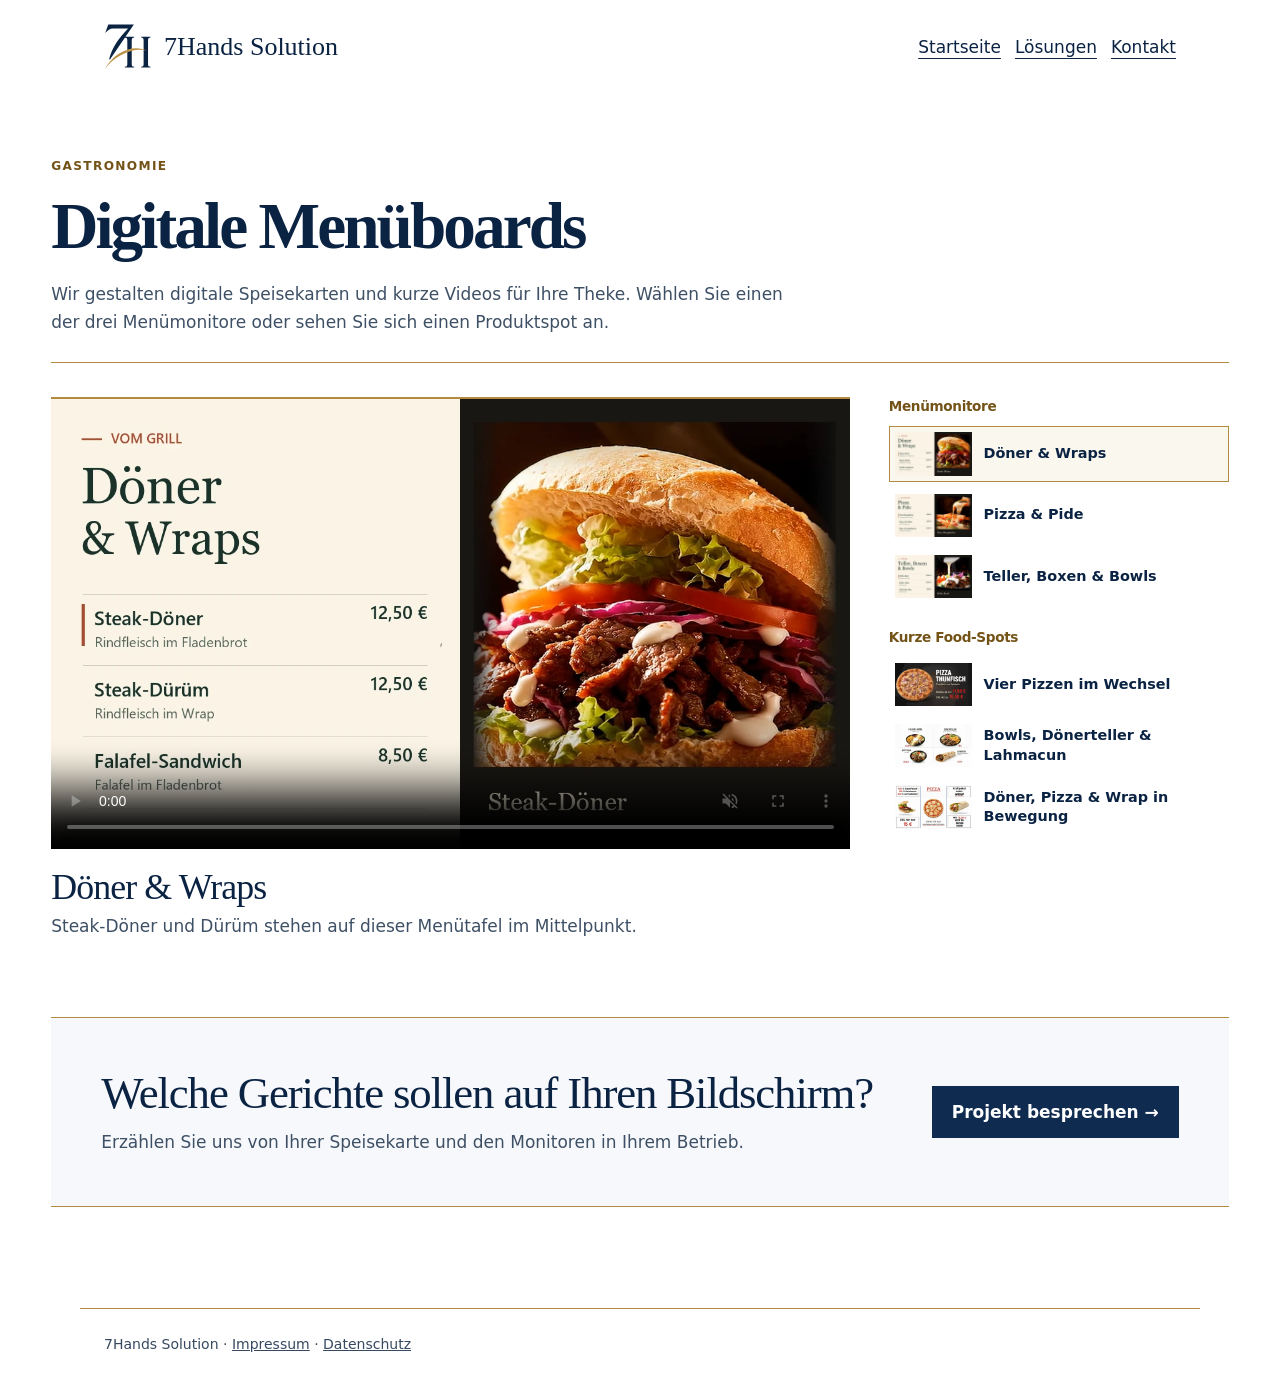
<file: menueboards.html>
<!doctype html>
<html lang="de">
<head>
  <meta charset="utf-8">
  <meta name="viewport" content="width=device-width, initial-scale=1">
  <link rel="canonical" href="https://7hands-solution.de/menueboards.html">
  <meta name="theme-color" content="#ffffff">
  <meta name="description" content="Animierte Speisekarten für die Monitore an der Theke. Entdecken Sie drei Menüboard-Beispiele und drei kurze Food-Spots für Restaurants und Imbisse.">
  <title>Digitale Menüboards für Restaurants und Imbisse | 7Hands Solution</title>
  <link rel="stylesheet" href="/site.css">
  <link rel="stylesheet" href="/menueboards.css">
  <script src="/menueboards.js" defer></script>
</head>
<body>
  <header>
    <a class="logo" href="/"><img src="/monogram.svg" alt="">7Hands Solution</a>
    <nav aria-label="Hauptnavigation">
      <a href="/">Startseite</a><a href="/loesungen.html" aria-current="location">Lösungen</a><a href="/kontakt.html">Kontakt</a>
    </nav>
  </header>
  <main class="showcase board-page">
    <div class="page-intro">
      <p class="kicker">Gastronomie</p>
      <h1>Digitale Menüboards</h1>
      <p>Wir gestalten digitale Speisekarten und kurze Videos für Ihre Theke. Wählen Sie einen der drei Menümonitore oder sehen Sie sich einen Produktspot an.</p>
    </div>

    <div class="board-gallery">
      <figure class="board-player">
        <video id="board-video" controls muted loop playsinline preload="metadata"
               width="1280" height="720" poster="/bilder/menueboard-1.webp"
               src="/videos/menueboard-1.mp4" aria-labelledby="board-title" aria-describedby="board-description">
          <a href="/videos/menueboard-1.mp4">Video öffnen</a>
        </video>
        <figcaption aria-live="polite" aria-atomic="true">
          <h2 id="board-title">Döner &amp; Wraps</h2>
          <p id="board-description">Steak-Döner und Dürüm stehen auf dieser Menütafel im Mittelpunkt.</p>
        </figcaption>
      </figure>
      <div class="board-picker">
        <section aria-labelledby="monitor-heading">
          <h2 id="monitor-heading">Menümonitore</h2>
          <div class="board-options">
            <a class="board-option" href="/videos/menueboard-1.mp4" aria-current="true"
               data-description="Steak-Döner und Dürüm stehen auf dieser Menütafel im Mittelpunkt.">
              <img src="/bilder/menueboard-1.webp" alt="" width="160" height="90">
              <span>Döner &amp; Wraps</span>
            </a>
            <a class="board-option" href="/videos/menueboard-2.mp4"
               data-description="Der zweite Monitor zeigt Pizza mit geschmolzenem Käse und Pide.">
              <img src="/bilder/menueboard-2.webp" alt="" width="160" height="90">
              <span>Pizza &amp; Pide</span>
            </a>
            <a class="board-option" href="/videos/menueboard-3.mp4"
               data-description="Eine Köfte-Bowl mit Sauce, ein Köfte-Teller und eine Chicken-Box sind auf dem dritten Monitor zu sehen.">
              <img src="/bilder/menueboard-3.webp" alt="" width="160" height="90">
              <span>Teller, Boxen &amp; Bowls</span>
            </a>
          </div>
        </section>
        <section aria-labelledby="spot-heading">
          <h2 id="spot-heading">Kurze Food-Spots</h2>
          <div class="board-options">
            <a class="board-option" href="/videos/menueboard-spot-1.mp4"
               data-description="Mexicano, Thunfisch, Sucuk und vegetarische Pizza wechseln sich im Bild ab.">
              <img src="/bilder/menueboard-spot-1.webp" alt="" width="160" height="90">
              <span>Vier Pizzen im Wechsel</span>
            </a>
            <a class="board-option" href="/videos/menueboard-spot-2.mp4"
               data-description="Eine helle Speisekarte präsentiert Bowls, Dönerteller und Lahmacun.">
              <img src="/bilder/menueboard-spot-2.webp" alt="" width="160" height="90">
              <span>Bowls, Dönerteller &amp; Lahmacun</span>
            </a>
            <a class="board-option" href="/videos/menueboard-spot-3.mp4"
               data-description="Döner, Pizza und Wrap erscheinen auf einem dreigeteilten Aktionsboard und verschwinden wieder aus dem Bild.">
              <img src="/bilder/menueboard-spot-3.webp" alt="" width="160" height="90">
              <span>Döner, Pizza &amp; Wrap in Bewegung</span>
            </a>
          </div>
        </section>
      </div>
    </div>

    <section class="end-panel">
      <div>
        <h2>Welche Gerichte sollen auf Ihren Bildschirm?</h2>
        <p>Erzählen Sie uns von Ihrer Speisekarte und den Monitoren in Ihrem Betrieb.</p>
      </div>
      <a class="button" href="/kontakt.html">Projekt besprechen <span aria-hidden="true">→</span></a>
    </section>
  </main>
  <footer>7Hands Solution · <a href="/impressum.html">Impressum</a> · <a href="/datenschutz.html">Datenschutz</a></footer>
</body>
</html>
</file>
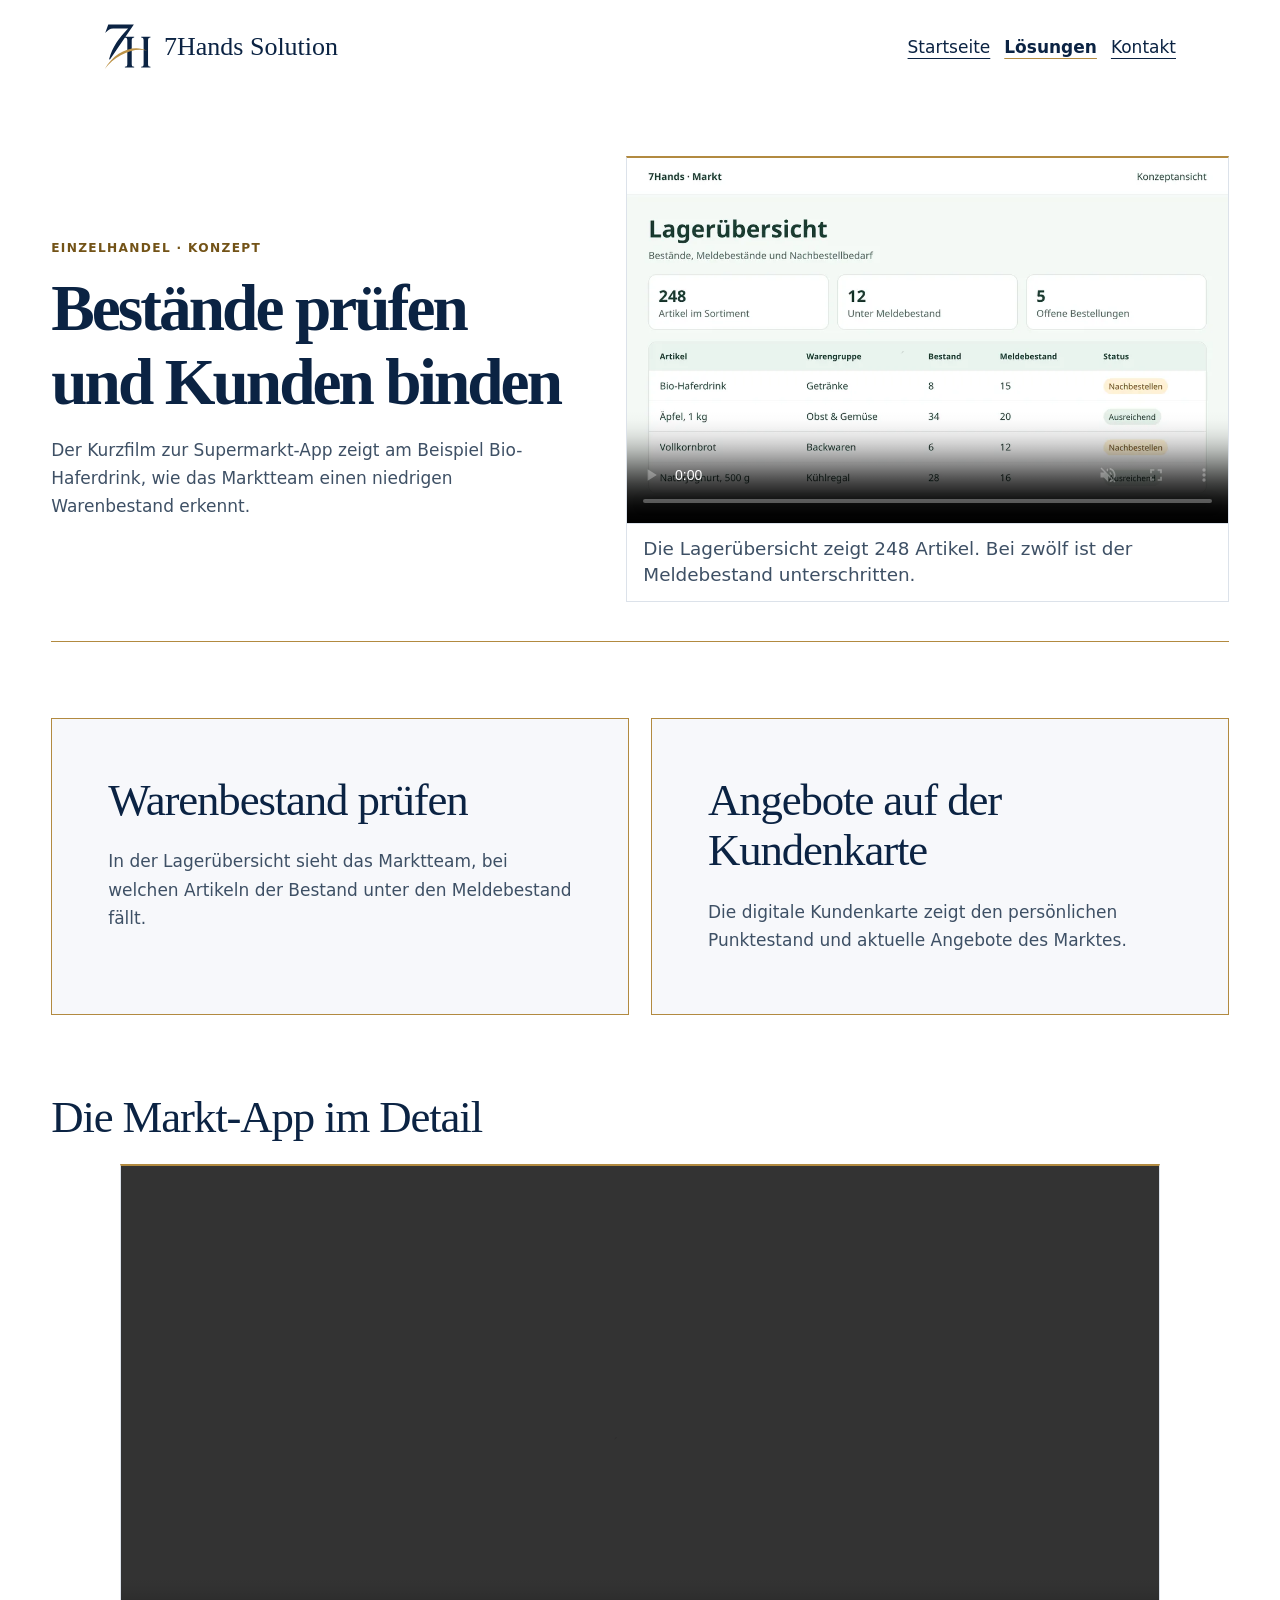
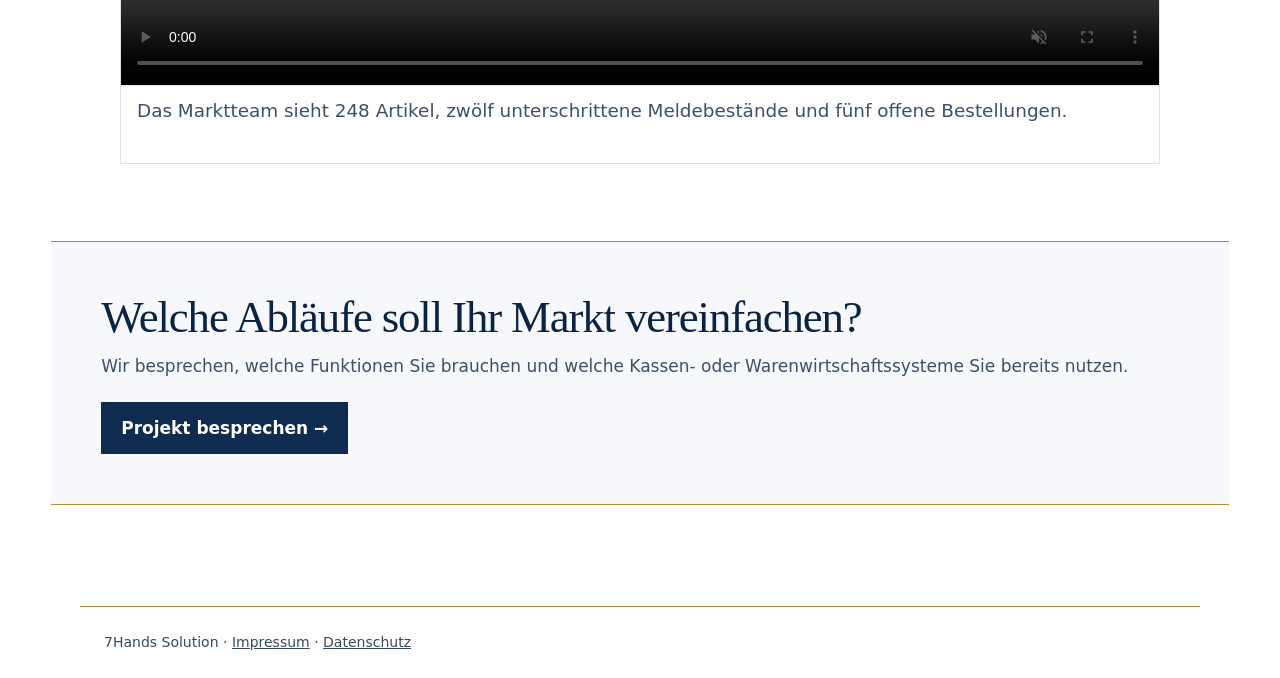
<file: supermarkt.html>
<!doctype html>
<html lang="de">
<head>
  <meta charset="utf-8">
  <meta name="viewport" content="width=device-width, initial-scale=1">
  <link rel="canonical" href="https://7hands-solution.de/supermarkt.html">
  <meta name="theme-color" content="#ffffff">
  <meta name="description" content="Im Konzept der Supermarkt-App sieht das Marktteam Bestände und Nachbestellbedarf. Die digitale Kundenkarte zeigt Bonuspunkte, Prämien und Angebote.">
  <title>Supermarkt-App für Lager und Kundenbindung | 7Hands Solution</title>
  <link rel="stylesheet" href="/site.css">
  <link rel="stylesheet" href="/demo.css?v=rollenfilme">
  <script src="/demos.js?v=rollenfilme" defer></script>
</head>
<body>
<header>
  <a class="logo" href="/"><img src="/monogram.svg" alt="">7Hands Solution</a>
  <nav aria-label="Hauptnavigation"><a href="/">Startseite</a><a href="/loesungen.html" aria-current="page">Lösungen</a><a href="/kontakt.html">Kontakt</a></nav>
</header>
<main class="showcase">
  <section class="demo-intro" aria-labelledby="loesung-titel">
    <div class="demo-intro-copy">
      <p class="kicker">Einzelhandel · Konzept</p>
      <h1 id="loesung-titel">Bestände prüfen und Kunden binden</h1>
      <p>Der Kurzfilm zur Supermarkt-App zeigt am Beispiel Bio-Haferdrink, wie das Marktteam einen niedrigen Warenbestand erkennt.</p>
    </div>
    <figure class="demo-stage">
      <video id="demo-lager" data-demo="lager" controls muted loop playsinline preload="metadata"
             width="960" height="540" poster="/bilder/markt-lager.webp"
             aria-label="Kurzfilm: Nachbestellbedarf im Lager erkennen">
        <source src="/videos/lager-kurz.mp4" type="video/mp4">
        <track kind="captions" srclang="de" label="Deutsch" src="/videos/lager-kurz.vtt" default>
        <a href="/videos/lager-kurz.mp4">Videorundgang öffnen</a>
      </video>
      <figcaption>
        <p data-demo-caption>Die Lagerübersicht zeigt 248 Artikel. Bei zwölf ist der Meldebestand unterschritten.</p>
      </figcaption>
    </figure>
  </section>
  <section class="screens" aria-label="Lagerverwaltung und Kundenbindung">
    <article class="contact">
      <h2>Warenbestand prüfen</h2>
      <p>In der Lagerübersicht sieht das Marktteam, bei welchen Artikeln der Bestand unter den Meldebestand fällt.</p>
    </article>
    <article class="contact">
      <h2>Angebote auf der Kundenkarte</h2>
      <p>Die digitale Kundenkarte zeigt den persönlichen Punktestand und aktuelle Angebote des Marktes.</p>
    </article>
  </section>
  <section class="app-tour" aria-labelledby="rundgang-titel" id="app-rundgang">
    <h2 id="rundgang-titel">Die Markt-App im Detail</h2>
    <figure class="demo-stage">
      <video id="markt-rundgang-film" data-demo="markt-rundgang" controls muted loop playsinline preload="metadata"
             width="960" height="540" aria-labelledby="rundgang-titel">
        <source src="/videos/markt-rundgang.mp4" type="video/mp4">
        <track kind="captions" srclang="de" label="Deutsch" src="/videos/markt-rundgang.vtt" default>
        <a href="/videos/markt-rundgang.mp4">App-Rundgang öffnen</a>
      </video>
      <figcaption><p data-demo-caption>Das Marktteam sieht 248 Artikel, zwölf unterschrittene Meldebestände und fünf offene Bestellungen.</p></figcaption>
    </figure>
  </section>
  <section class="end-panel"><div><h2>Welche Abläufe soll Ihr Markt vereinfachen?</h2><p>Wir besprechen, welche Funktionen Sie brauchen und welche Kassen- oder Warenwirtschaftssysteme Sie bereits nutzen.</p></div><a class="button" href="/kontakt.html">Projekt besprechen <span aria-hidden="true">→</span></a></section></main>
<footer>7Hands Solution · <a href="/impressum.html">Impressum</a> · <a href="/datenschutz.html">Datenschutz</a></footer>
</body>
</html>
</file>
<file: site.css>
:root{--dark:#fff;--ink:#0b2343;--beige:#102b50;--beige-light:#f7f8fb;--line:#b28a40;--white:#fff}
    *{box-sizing:border-box}
    
    body{margin:0;background:var(--dark);color:var(--ink);font:17px/1.65 system-ui,-apple-system,"Segoe UI",sans-serif}
    header,main,footer{max-width:1120px;margin:auto;padding:24px}
    header{display:flex;justify-content:space-between;align-items:center;flex-wrap:wrap;gap:12px}
    a{color:inherit}
    nav a{margin-right:18px;text-underline-offset:5px}
    nav a:last-child{margin-right:0}
    .logo{font:26px Georgia,serif;color:var(--beige)}
    section{margin-bottom:48px}
    .hero{padding:clamp(26px,7vw,86px);background:radial-gradient(ellipse at top right,#f4f6fa,#fff 65%);border:1px solid #b28a40}
    .hero h1{font:clamp(40px,7vw,82px)/1.04 Georgia,serif;letter-spacing:-.045em;margin:0;max-width:780px}
    .hero p{max-width:600px;color:#364960}
    .button{display:inline-block;background:var(--beige);color:#fff;padding:12px 20px;font-weight:700;text-decoration:none}
    .button:hover{background:#24466e}
    .button.dark{background:var(--ink);color:var(--white)}
    .button.dark:hover{background:#24466e}
    h2{font:clamp(32px,4.8vw,52px)/1.12 Georgia,serif;letter-spacing:-.025em}
    h3{font-size:23px;line-height:1.2;margin:16px 0}
    .custom{background:var(--beige-light);color:var(--ink);padding:clamp(28px,5vw,58px);border:1px solid #b28a40}
    .custom .eyebrow{font-weight:700;font-size:13px;letter-spacing:.12em;text-transform:uppercase}
    .custom h2{font-size:clamp(38px,5.5vw,62px);max-width:860px;margin:18px 0 24px}
    .custom p{max-width:810px;margin-bottom:26px}
    #angebote h2{margin-bottom:27px}
    .grid{display:grid;grid-template-columns:repeat(3,minmax(0,1fr));gap:16px}
    .grid article{background:var(--beige-light);color:var(--ink);border-top:3px solid var(--line);padding:clamp(20px,2.3vw,27px);min-height:315px}
    .grid small{color:#795626;font-weight:750;letter-spacing:.02em}
    .grid p{margin-bottom:0}
    .contact{background:#f7f8fb;border:1px solid #b28a40;padding:clamp(28px,5vw,56px)}
    .contact h2{margin:0 0 20px;font-size:clamp(31px,4.4vw,48px)}
    .contact p{max-width:720px}
    footer{border-top:1px solid #b28a40;font-size:14px;color:#364960}
    a:focus-visible{outline:2px solid currentColor;outline-offset:4px}
    @media(max-width:760px){.grid{grid-template-columns:1fr}.grid article{min-height:0}section{margin-bottom:32px}header,main,footer{padding:18px}.hero{padding:32px 25px}}
    
  
.logo{color:var(--ink);text-decoration:none;display:inline-flex;align-items:center;gap:12px}
.logo img{width:48px;height:auto}
.hero{border:4px double var(--line)}
h1,h2{font-family:Georgia,serif;line-height:1.12}
nav{display:flex;flex-wrap:wrap;gap:14px}
nav a{margin:0}
nav a[aria-current=page]{font-weight:700;text-decoration-color:var(--line)}
.actions{display:flex;flex-wrap:wrap;gap:12px}
.legal{border-top:2px solid var(--line)}
.note{padding:18px;background:var(--beige-light);border-left:4px solid var(--line)}
p{overflow-wrap:anywhere}

.showcase{max-width:1400px;padding-inline:clamp(18px,4vw,52px)}
.showcase h1{font-size:clamp(36px,5.1vw,72px);letter-spacing:-.045em;margin:0}
.showcase h2{margin:0 0 22px;font-size:clamp(28px,3.5vw,46px)}
.showcase section{margin-bottom:clamp(38px,6vw,82px)}
.kicker{font-size:.76rem;font-weight:750;letter-spacing:.11em;text-transform:uppercase;color:#735317;margin:0 0 14px}
.muted,.showcase p:not(.kicker){color:#3e5065}
.feature-hero{display:grid;grid-template-columns:1.05fr 1fr;border:4px double var(--line);background:#f9f9fb}
.feature-copy{padding:clamp(24px,4vw,65px);align-self:center}
.feature-copy p{max-width:44ch}
.feature-copy .actions{margin-top:26px}
.hero-image{position:relative;display:block;min-height:310px;background:#e6dac8;text-decoration:none}
.hero-image img{width:100%;height:100%;object-fit:cover;position:absolute;inset:0}
.hero-image>span{position:absolute;bottom:16px;left:16px;right:16px;padding:10px 14px;display:flex;justify-content:space-between;gap:10px;background:#fff;color:var(--ink);font-weight:650}
.hero-video{min-height:0;align-self:center;background:#f7f4ed}
.hero-video video{display:block;width:100%;height:auto;aspect-ratio:1;object-fit:contain}
.hero-video .video-link{display:flex;justify-content:space-between;gap:10px;padding:12px 16px;background:#fff;color:var(--ink);font-weight:650;text-decoration:none}
.hero-video .video-link:hover{text-decoration:underline;text-underline-offset:4px}
.video-toggle{position:absolute;top:12px;right:12px;border:1px solid var(--line);border-radius:5px;padding:9px 12px;background:rgba(255,255,255,.94);color:var(--ink);font:600 14px/1.4 system-ui,sans-serif;cursor:pointer}
.video-toggle:focus-visible{outline:2px solid var(--ink);outline-offset:3px}
.button.secondary{background:#fff;color:var(--ink);border:1px solid var(--line)}
.button.secondary:hover{background:#f3eee3}
.product-grid{display:grid;grid-template-columns:repeat(3,minmax(0,1fr));gap:clamp(14px,2vw,28px)}
.product{border:1px solid #dce2ea;border-top:2px solid var(--line);min-width:0;background:white}
.product>a{display:flex;flex-direction:column;height:100%;text-decoration:none}
.product>a>div{padding:22px;display:flex;flex-direction:column;flex:1}
.product img{width:100%;display:block;aspect-ratio:16/10;object-fit:cover;object-position:top;background:#f1f3f7}
.product h3{margin:4px 0;font:600 clamp(22px,2.2vw,31px)/1.12 Georgia,serif}
.product p{margin:10px 0 18px}
.product-link{margin-top:auto;font-weight:700;text-decoration:underline;text-underline-offset:4px}
.product a:hover .product-link{color:#735317}
.end-panel{display:flex;align-items:center;justify-content:space-between;gap:22px;flex-wrap:wrap;padding:clamp(22px,4vw,50px);background:#f7f8fb;border-block:1px solid var(--line)}
.end-panel h2,.end-panel p{margin:0}
.end-panel p{margin-top:10px}
.page-intro{border-bottom:1px solid var(--line);padding:clamp(15px,3vw,45px) 0 26px;margin-bottom:34px}
.page-intro>p:last-child{max-width:68ch;margin-bottom:0}
.screens{display:grid;grid-template-columns:repeat(2,minmax(0,1fr));gap:22px}
.screens figure{margin:0;min-width:0;border:1px solid #dce2ea}
.screens figure>a{display:grid;place-items:center;background:#eef1f5;aspect-ratio:16/11;overflow:hidden}
.screens img{display:block;width:100%;height:100%;object-fit:contain;min-height:0;min-width:0}
.screens figcaption{padding:16px 20px}
.screens h3,.screens p{margin:4px 0}
@media(max-width:920px){.feature-hero{grid-template-columns:1fr}.product-grid{grid-template-columns:repeat(2,minmax(0,1fr))}}
@media(max-width:600px){.product-grid,.screens{grid-template-columns:1fr}.hero-image{min-height:245px}}
</file>
<file: home.css>
.home-hero {
  display: grid;
  grid-template-columns: minmax(0, 1.2fr) minmax(0, .85fr);
  align-items: center;
  gap: clamp(28px, 4vw, 64px);
  padding: clamp(24px, 3.4vw, 48px);
  background: #faf9f6;
  border-block: 1px solid var(--line);
}
.home-intro h1 {
  margin: 12px 0 20px;
  font: clamp(42px, 4.55vw, 68px)/1.03 Georgia, serif;
  letter-spacing: -.045em;
  text-wrap: balance;
}
.home-intro > p:not(.kicker) { max-width: 49ch; color: #364960; }
.home-intro .actions { align-items: center; column-gap: 24px; }
.home-secondary { font-weight: 650; text-underline-offset: 5px; }
.home-hero .hero-video { width: 100%; min-height: 0; border: 1px solid #d8d5cf; }
.contact .contact-options { display: grid; gap: 8px; margin: 24px 0 0; }
.contact-options a { overflow-wrap: anywhere; text-underline-offset: 4px; }
@media (max-width: 760px) {
  .home-hero { grid-template-columns: minmax(0, 1fr); padding: 24px 18px 18px; }
  .home-hero .hero-video { max-width: 460px; justify-self: center; }
  .home-intro .actions { flex-direction: column; align-items: flex-start; gap: 10px; }
  .home-intro h1 { font-size: clamp(36px, 8vw, 52px); }
}

.board-feature {
  display: grid;
  grid-template-columns: minmax(0, .85fr) minmax(0, 1.15fr);
  align-items: center;
  gap: clamp(20px, 4vw, 60px);
  margin-top: clamp(20px, 3vw, 40px);
  padding: clamp(18px, 3vw, 40px);
  border-block: 1px solid var(--line);
  background: #faf9f6;
}
.board-feature h3 { font: 500 clamp(30px, 3.4vw, 46px)/1.08 Georgia, serif; margin: 0; }
.board-feature-copy > p:not(.kicker) { max-width: 46ch; }
.board-feature video { display: block; width: 100%; height: auto; max-height: 68vh; background: #10151a; }
@media(max-width: 760px) {
  .board-feature { grid-template-columns: minmax(0, 1fr); }
}
</file>
<file: demo.css>
.demo-grid {
  margin-bottom: clamp(38px, 6vw, 82px);
}

.demo-card {
  position: relative;
  display: flex;
  flex-direction: column;
}

.demo-card:focus-within,
.demo-card:hover {
  border-color: var(--line);
}

.demo-card-media {
  aspect-ratio: 16 / 10;
  background: #f1f3f7;
  border-bottom: 1px solid #dce2ea;
}

.demo-card video,
.demo-stage video {
  display: block;
  width: 100%;
  object-fit: contain;
}

.demo-card video {
  height: 100%;
}

.demo-card-copy {
  padding: 22px 22px 0;
}

.demo-card-copy .kicker {
  margin: 0 0 12px;
}

.demo-card-copy h2 {
  margin: 0;
  font: 600 clamp(22px, 2.2vw, 31px)/1.12 Georgia, serif;
  letter-spacing: -.025em;
}

.demo-card-actions,
.demo-stage figcaption {
  display: flex;
  align-items: center;
  justify-content: space-between;
  flex-wrap: wrap;
  gap: 8px 16px;
}

.demo-card-actions {
  margin-top: auto;
  padding: 0 22px 16px;
}

.demo-card .product-link {
  margin: 0;
}

/* The visible text link also makes the preview and card body clickable. */
.demo-card .product-link::after {
  content: "";
  position: absolute;
  inset: 0;
}

.demo-toggle {
  position: relative;
  padding: 9px 0;
  min-height: 44px;
  border: 0;
  background: transparent;
  color: var(--ink);
  font: 600 .875rem/1.4 system-ui, sans-serif;
  text-decoration: underline;
  text-underline-offset: .18em;
  cursor: pointer;
}

.demo-toggle:focus-visible {
  outline: 2px solid currentColor;
  outline-offset: 3px;
}

.demo-intro {
  display: grid;
  grid-template-columns: minmax(0, 1fr) minmax(0, 1.15fr);
  align-items: center;
  gap: clamp(24px, 4vw, 60px);
  padding: clamp(20px, 3vw, 44px) 0;
  border-bottom: 1px solid var(--line);
}

.demo-intro-copy > p:last-child {
  margin-bottom: 0;
}

.demo-intro-copy .demo-note {
  font-size: .9rem;
}

.demo-stage {
  margin: 0;
  border: 1px solid #dce2ea;
  border-top: 2px solid var(--line);
  background: #f1f3f7;
}

.demo-stage video {
  height: auto;
  max-height: 60vh;
}

.demo-stage figcaption {
  padding: 4px 16px;
  border-top: 1px solid #dce2ea;
  background: white;
  font-weight: 650;
}

@media (max-width: 760px) {
  .demo-intro {
    grid-template-columns: minmax(0, 1fr);
  }

  .demo-intro-copy .demo-note {
    margin-top: .5em;
  }
}

.demo-stage figcaption { display: block; padding: 12px 16px; }
.demo-stage [data-demo-caption] {
  margin: 0;
  color: var(--ink);
  font-size: clamp(1rem, 1.5vw, 1.15rem);
  font-weight: 500;
  line-height: 1.45;
  min-height: 2.9em;
}
.demo-card-media img { height: 100%; }

.app-tour .demo-stage {
  max-width: 1040px;
  margin-inline: auto;
}

.app-tour video {
  max-height: 76vh;
  background: #f1f3f7;
}

@media (min-width: 601px) {
  .solutions-grid { grid-template-columns: repeat(2, minmax(0, 1fr)); }
}
</file>
<file: menueboards.css>
.board-gallery {
  display: grid;
  grid-template-columns: minmax(0, 2.35fr) minmax(270px, 1fr);
  align-items: start;
  gap: clamp(20px, 3vw, 44px);
  margin-bottom: clamp(38px, 6vw, 82px);
}

.board-player {
  min-width: 0;
  margin: 0;
  border-top: 2px solid var(--line);
}

.board-player video {
  display: block;
  width: 100%;
  height: auto;
  aspect-ratio: 16 / 9;
  object-fit: contain;
  background: #10151e;
}

.board-player figcaption {
  padding: 18px 0 0;
}

.board-player h2 {
  margin: 0 0 5px;
  font-size: clamp(25px, 2.8vw, 37px);
}

.board-player p {
  margin: 0;
}

.board-picker section {
  margin: 0;
}

.board-picker section + section {
  margin-top: 24px;
}

.board-picker h2 {
  margin: 0 0 10px;
  font: 700 .85rem/1.4 system-ui, sans-serif;
  color: #735317;
}

.board-options {
  display: grid;
  gap: 6px;
}

.board-option {
  display: grid;
  grid-template-columns: clamp(72px, 6vw, 90px) minmax(0, 1fr);
  align-items: center;
  gap: 12px;
  width: 100%;
  margin: 0;
  padding: 5px 9px 5px 5px;
  border: 1px solid transparent;
  background: white;
  color: var(--ink);
  text-align: left;
  text-decoration: none;
  font: 600 clamp(.9rem, 1.1vw, 1.02rem)/1.35 system-ui, sans-serif;
  cursor: pointer;
}

.board-option img {
  display: block;
  width: 100%;
  height: auto;
  aspect-ratio: 16 / 9;
  object-fit: cover;
  background: var(--beige-light);
}

.board-option:hover {
  border-color: #c3cbd6;
}

.board-option[aria-current="true"],
.board-option[aria-pressed="true"] {
  border-color: var(--line);
  background: #faf7ef;
}

.board-option:focus-visible {
  z-index: 1;
  outline: 3px solid var(--ink);
  outline-offset: 2px;
}

@media (max-width: 800px) {
  .board-gallery {
    grid-template-columns: minmax(0, 1fr);
  }

  .board-options {
    grid-template-columns: repeat(3, minmax(0, 1fr));
    gap: clamp(5px, 1.4vw, 12px);
  }

  .board-option {
    grid-template-columns: minmax(0, 1fr);
    align-content: start;
    gap: 6px;
    padding: 4px;
    font-size: clamp(.82rem, 2.6vw, 1rem);
    overflow-wrap: anywhere;
  }

  .board-option span {
    padding: 0 3px 5px;
  }
}
</file>
